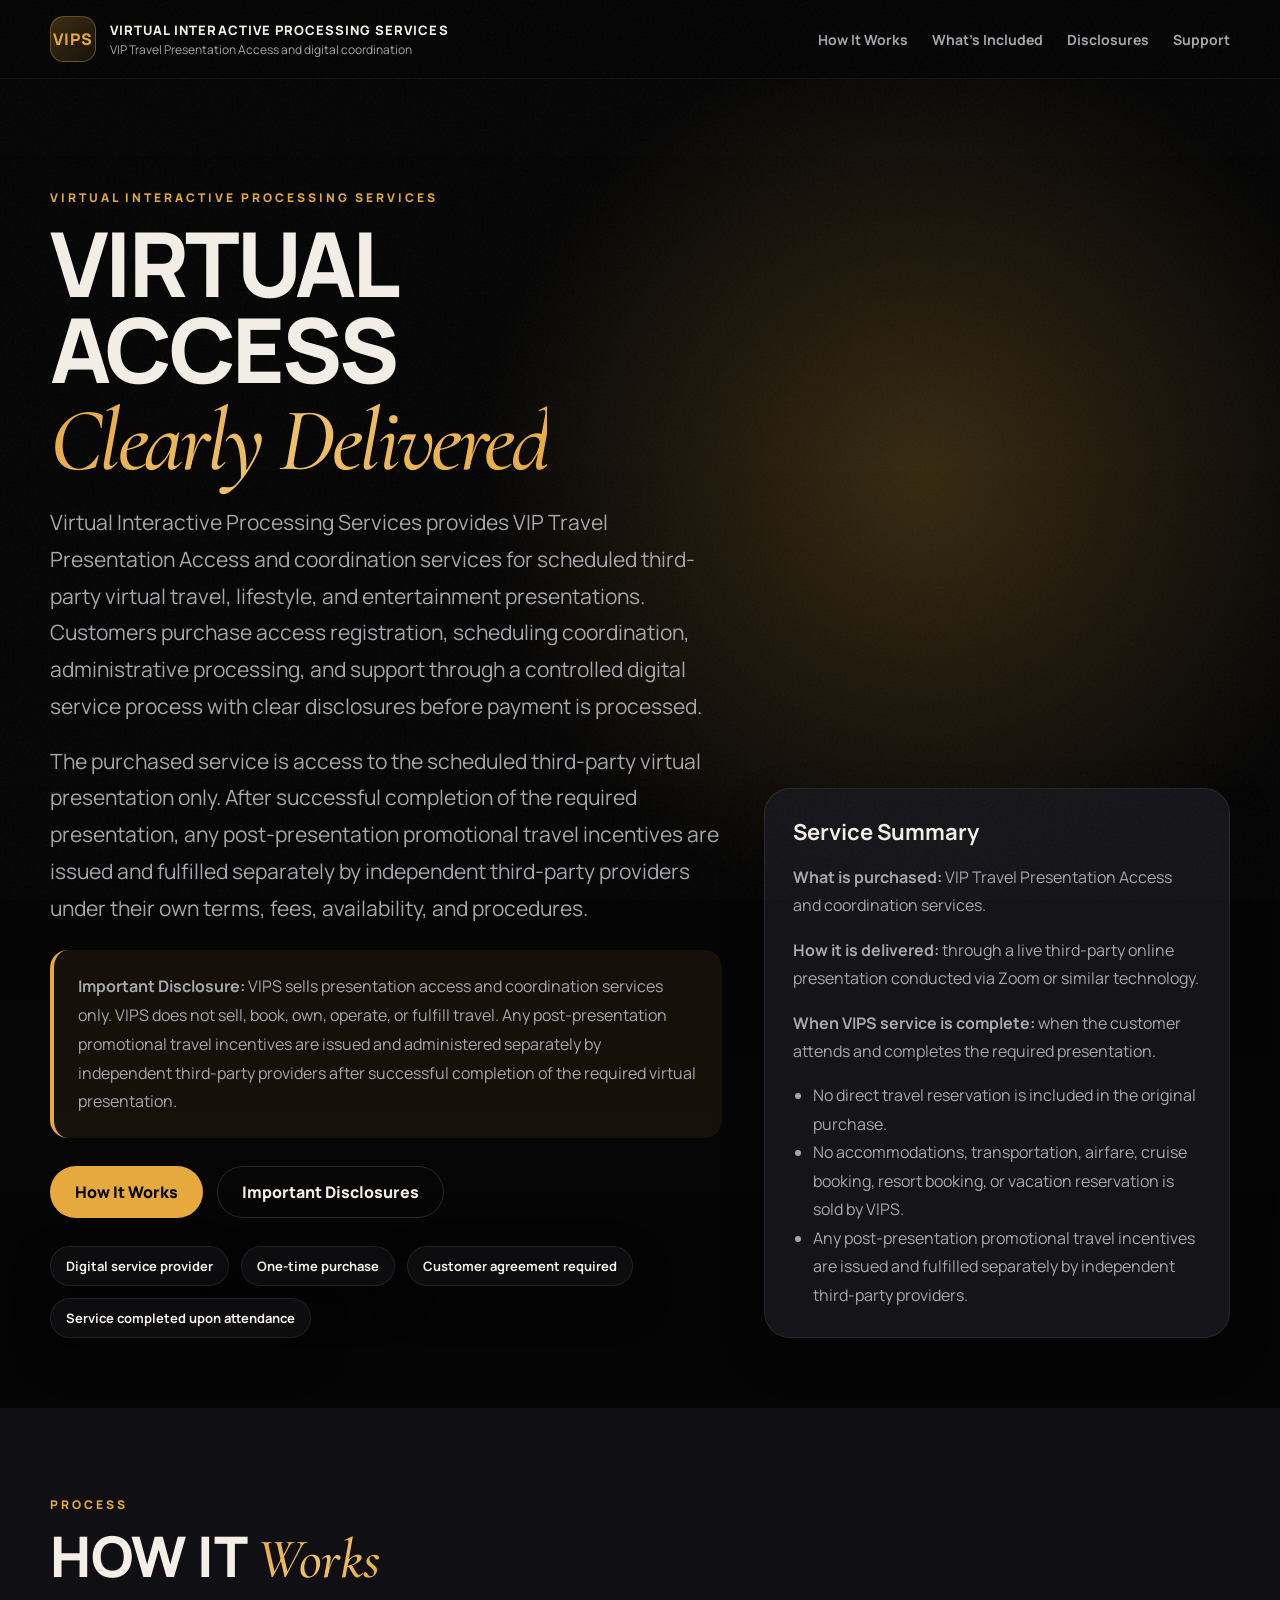
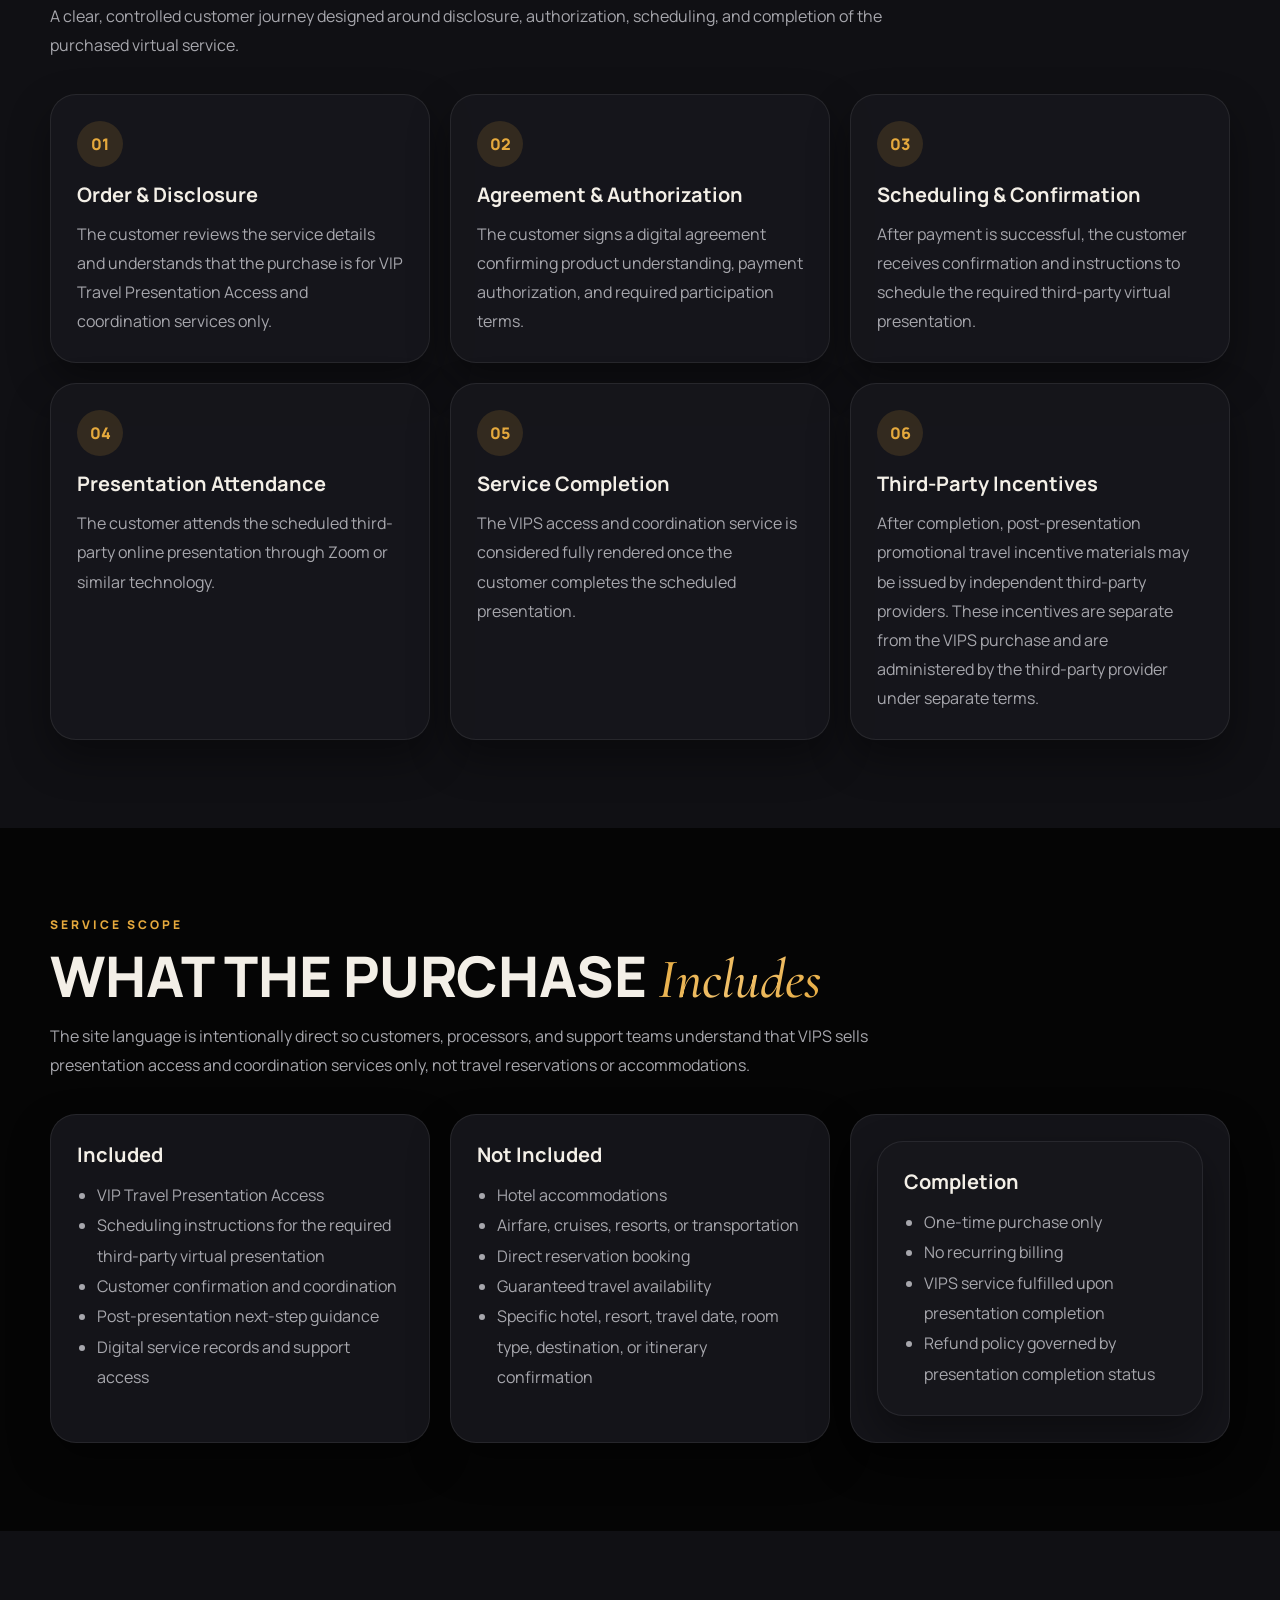
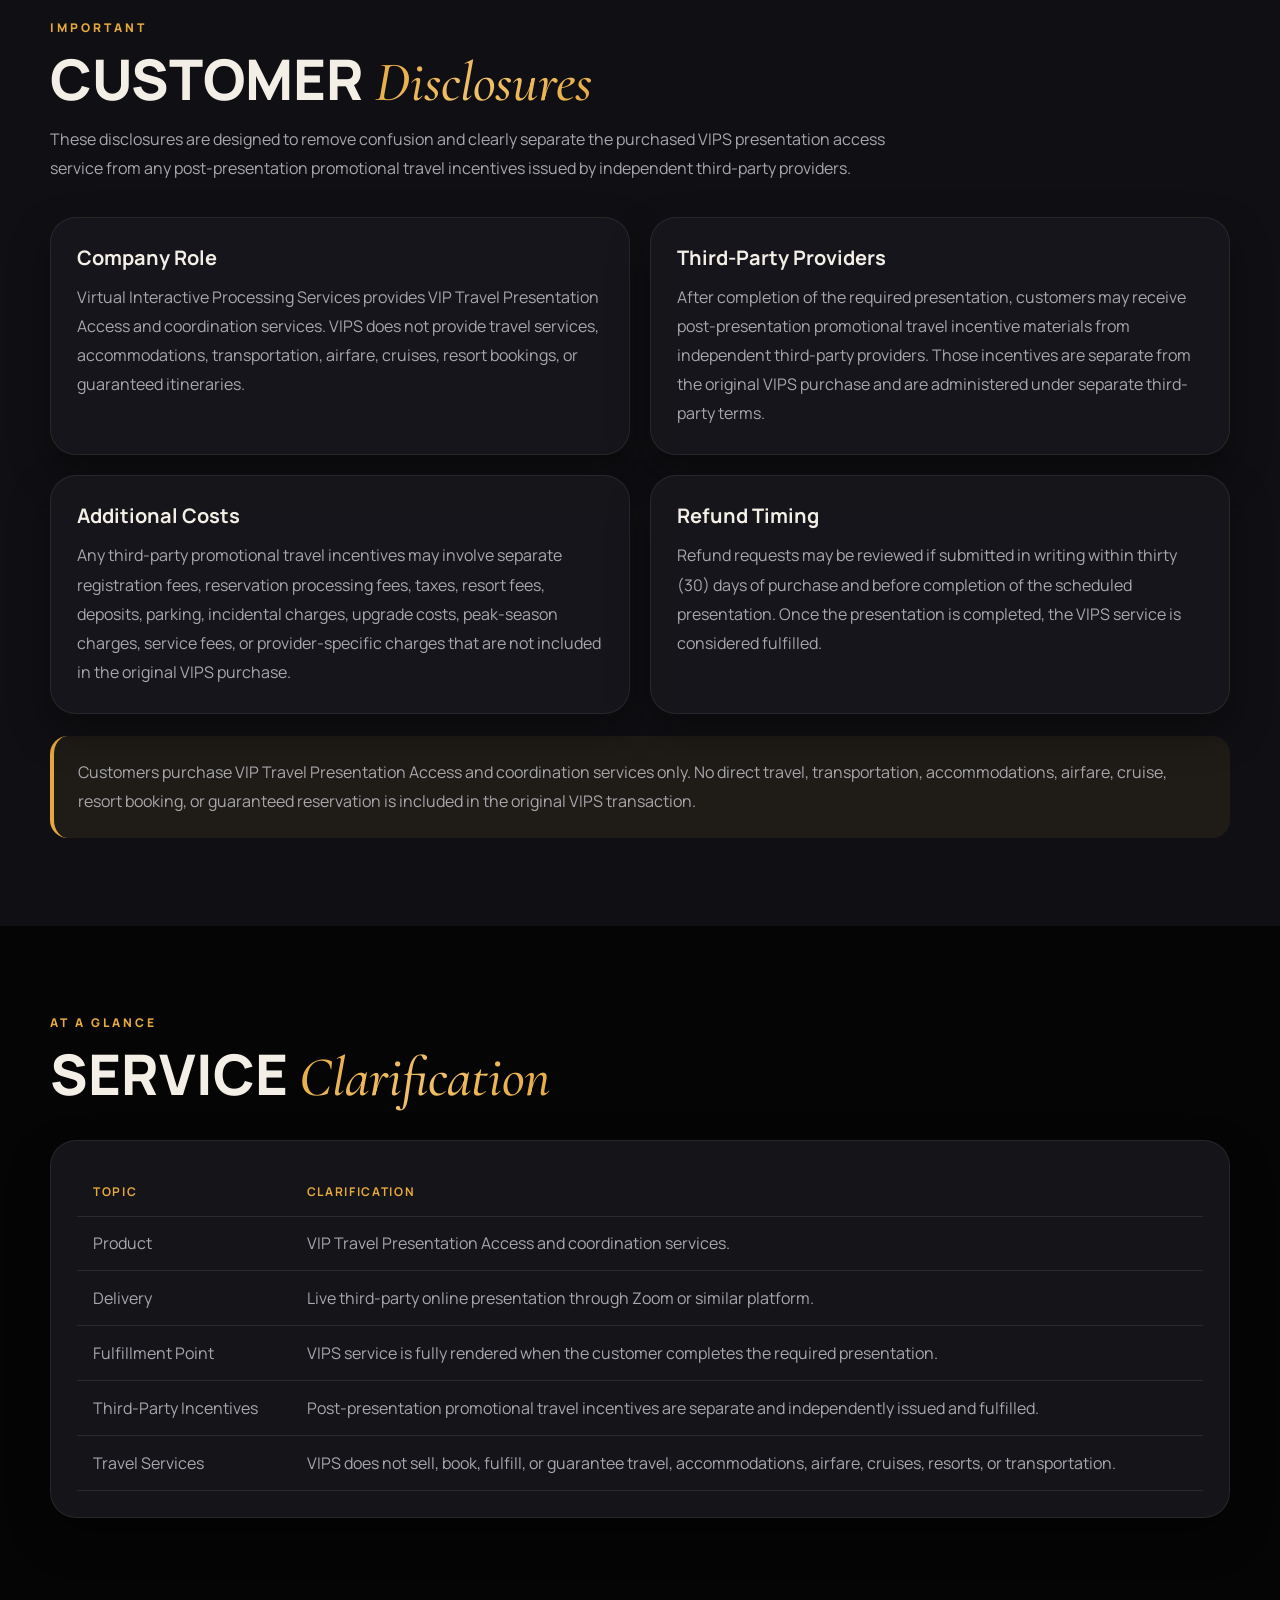
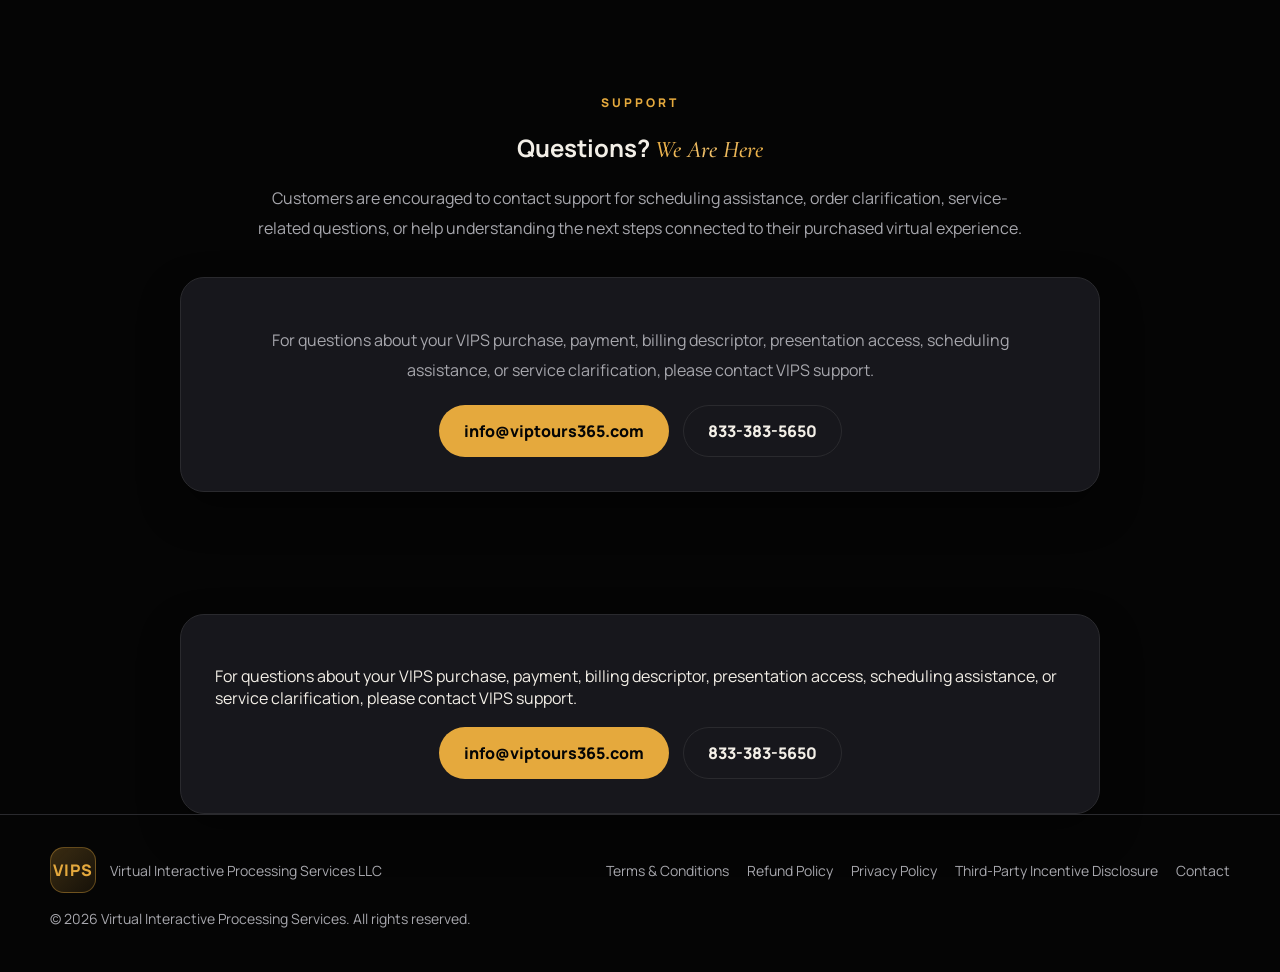
<file: index.html>
<!DOCTYPE html>
<html lang="en">
<head>
  <meta charset="UTF-8" />
  <meta name="viewport" content="width=device-width, initial-scale=1.0" />
  <title>VIPTours365 | VIP Travel Presentation Access & Coordination Services</title>
<meta name="description" content="VIPTours365 provides VIP Travel Presentation Access and coordination services for scheduled third-party virtual travel, lifestyle, and entertainment presentations. VIPS does not sell, book, or fulfill travel accommodations, airfare, cruises, resorts, vacation packages, or reservations." />
  <link rel="preconnect" href="https://fonts.googleapis.com">
  <link rel="preconnect" href="https://fonts.gstatic.com" crossorigin>
  <link href="https://fonts.googleapis.com/css2?family=Cormorant+Garamond:wght@400;500;600;700&family=Manrope:wght@300;400;500;600;700;800&display=swap" rel="stylesheet">
  <style>
    :root {
      --background: #050505;
      --surface: #101014;
      --surface-2: #17171c;
      --surface-3: #202027;
      --primary: #E5A93D;
      --accent-hover: #F0C06A;
      --text-primary: #F3EFE7;
      --text-secondary: #A7A7AD;
      --border: #2A2A2E;
      --success: #6ee7b7;
      --shadow: 0 18px 40px rgba(0,0,0,.38);
    }

    * { box-sizing: border-box; }
    html { scroll-behavior: smooth; }

    body {
      margin: 0;
      font-family: 'Manrope', sans-serif;
      background: var(--background);
      color: var(--text-primary);
      -webkit-font-smoothing: antialiased;
      overflow-x: hidden;
    }

    body::before {
      content: "";
      position: fixed;
      inset: 0;
      pointer-events: none;
      opacity: .035;
      background-image: url("data:image/svg+xml,%3Csvg viewBox='0 0 400 400' xmlns='http://www.w3.org/2000/svg'%3E%3Cfilter id='noiseFilter'%3E%3CfeTurbulence type='fractalNoise' baseFrequency='0.9' numOctaves='4' stitchTiles='stitch'/%3E%3C/filter%3E%3Crect width='100%25' height='100%25' filter='url(%23noiseFilter)'/%3E%3C/svg%3E");
      z-index: 9999;
    }

    a { color: inherit; text-decoration: none; }
    img { max-width: 100%; display: block; }

    .container {
      width: min(1180px, calc(100% - 40px));
      margin: 0 auto;
    }

    .font-elegant { font-family: 'Cormorant Garamond', serif; }

    .text-gold-gradient {
      background: linear-gradient(135deg, #E5A93D 0%, #F0C06A 50%, #E5A93D 100%);
      -webkit-background-clip: text;
      -webkit-text-fill-color: transparent;
      background-clip: text;
    }

    .section-label {
      font-size: 12px;
      text-transform: uppercase;
      letter-spacing: .25em;
      color: var(--primary);
      margin-bottom: 14px;
      font-weight: 800;
    }

    .btn-primary,
    .btn-secondary {
      display: inline-flex;
      align-items: center;
      justify-content: center;
      gap: 10px;
      border-radius: 999px;
      padding: 14px 24px;
      font-weight: 800;
      transition: .25s ease;
      cursor: pointer;
      border: 1px solid transparent;
    }

    .btn-primary { background: var(--primary); color: #050505; }
    .btn-primary:hover { background: var(--accent-hover); transform: translateY(-2px); }
    .btn-secondary { background: transparent; color: var(--text-primary); border-color: var(--border); }
    .btn-secondary:hover { border-color: var(--primary); color: var(--primary); transform: translateY(-2px); }

    .site-header {
      position: sticky;
      top: 0;
      z-index: 1000;
      background: rgba(5,5,5,.82);
      backdrop-filter: blur(20px);
      -webkit-backdrop-filter: blur(20px);
      border-bottom: 1px solid rgba(255,255,255,.06);
    }

    .site-header .container {
      min-height: 78px;
      display: flex;
      align-items: center;
      justify-content: space-between;
      gap: 20px;
    }

    .brand { display: flex; align-items: center; gap: 14px; min-width: 0; }
    .logo-mark {
      width: 46px;
      height: 46px;
      border-radius: 14px;
      display: grid;
      place-items: center;
      background: linear-gradient(135deg, rgba(229,169,61,.24), rgba(229,169,61,.08));
      border: 1px solid rgba(229,169,61,.35);
      color: var(--primary);
      font-weight: 900;
      letter-spacing: .05em;
    }

    .brand-text { display: flex; flex-direction: column; gap: 2px; }
    .brand-title { font-weight: 800; font-size: 13px; letter-spacing: .08em; text-transform: uppercase; }
    .brand-subtitle { color: var(--text-secondary); font-size: 12px; }

    .nav { display: flex; align-items: center; gap: 24px; flex-wrap: wrap; justify-content: flex-end; }
    .nav a { color: var(--text-secondary); font-weight: 700; font-size: 14px; transition: color .2s ease; }
    .nav a:hover { color: var(--primary); }

    .hero {
      position: relative;
      min-height: 92svh;
      display: flex;
      align-items: center;
      padding: 110px 0 70px;
      background:
        radial-gradient(circle at 72% 30%, rgba(229,169,61,.22), transparent 34%),
        linear-gradient(to bottom, rgba(5,5,5,.25) 0%, rgba(5,5,5,.74) 58%, rgba(5,5,5,1) 100%),
        url('https://images.unsplash.com/photo-1587825140708-dfaf72ae4b04?auto=format&fit=crop&w=1800&q=80') center/cover no-repeat;
    }

    .hero-grid { display: grid; grid-template-columns: 1.24fr .86fr; gap: 42px; align-items: end; }

    .hero-copy h1 {
      margin: 0 0 20px;
      font-size: clamp(46px, 7vw, 92px);
      line-height: .96;
      text-transform: uppercase;
      font-weight: 900;
      letter-spacing: -.04em;
    }

    .hero-copy p {
      color: var(--text-secondary);
      font-size: clamp(17px, 2vw, 21px);
      line-height: 1.75;
      max-width: 790px;
      margin: 0 0 18px;
    }

    .hero-actions { display: flex; flex-wrap: wrap; gap: 14px; margin: 28px 0; }

    .trust-row { display: flex; flex-wrap: wrap; gap: 12px; margin: 24px 0 0; }
    .trust-pill {
      padding: 10px 15px;
      border-radius: 999px;
      border: 1px solid rgba(255,255,255,.08);
      background: rgba(16,16,20,.82);
      color: var(--text-primary);
      font-size: 13px;
      font-weight: 700;
      box-shadow: var(--shadow);
    }

    .hero-card,
    .info-card,
    .process-card,
    .faq-item,
    .notice-card {
      background: rgba(23,23,28,.9);
      border: 1px solid rgba(255,255,255,.08);
      border-radius: 26px;
      box-shadow: var(--shadow);
    }

    .hero-card { padding: 28px; }
    .hero-card h3 { margin: 0 0 14px; font-size: 22px; }
    .hero-card p, .hero-card li { color: var(--text-secondary); line-height: 1.78; }
    .hero-card ul { margin: 0; padding-left: 20px; }

    section { padding: 88px 0; }
    .section-head { margin-bottom: 34px; }
    .section-head h2 {
      margin: 0;
      font-size: clamp(34px, 5vw, 56px);
      line-height: 1.02;
      font-weight: 900;
      text-transform: uppercase;
    }
    .section-head p { color: var(--text-secondary); max-width: 840px; line-height: 1.8; margin-top: 14px; }

    .grid-3 { display: grid; grid-template-columns: repeat(3, 1fr); gap: 20px; }
    .grid-2 { display: grid; grid-template-columns: repeat(2, 1fr); gap: 20px; }
    .info-card, .process-card, .faq-item, .notice-card { padding: 26px; }
    .info-card h3, .process-card h3, .faq-item h3, .notice-card h3 { margin: 0 0 12px; font-size: 20px; }
    .info-card p, .process-card p, .faq-item p, .notice-card p { margin: 0; color: var(--text-secondary); line-height: 1.82; }

    .process-number {
      width: 46px;
      height: 46px;
      border-radius: 50%;
      display: inline-flex;
      align-items: center;
      justify-content: center;
      background: rgba(229,169,61,.14);
      color: var(--primary);
      font-weight: 900;
      margin-bottom: 14px;
    }

    .included-list { margin: 0; padding-left: 20px; color: var(--text-secondary); line-height: 1.9; }
    .included-list strong { color: var(--text-primary); }

    .featured { background: var(--surface); }

    .statement {
      border-left: 4px solid var(--primary);
      background: rgba(229,169,61,.07);
      padding: 22px 24px;
      border-radius: 18px;
      color: var(--text-secondary);
      line-height: 1.8;
    }

    .table-wrap { overflow-x: auto; }
    table { width: 100%; border-collapse: collapse; min-width: 620px; }
    th, td { padding: 16px; border-bottom: 1px solid var(--border); text-align: left; }
    th { color: var(--primary); font-size: 12px; text-transform: uppercase; letter-spacing: .14em; }
    td { color: var(--text-secondary); }

    .contact { text-align: center; }
    .contact-panel {
      max-width: 920px;
      margin: 34px auto 0;
      background: var(--surface-2);
      border: 1px solid var(--border);
      border-radius: 24px;
      padding: 34px;
      box-shadow: var(--shadow);
    }
    .contact p { color: var(--text-secondary); max-width: 780px; margin: 14px auto 20px; line-height: 1.85; }
    .contact-actions { display: flex; flex-wrap: wrap; justify-content: center; gap: 14px; margin-top: 18px; }

    .site-footer { padding: 32px 0 44px; border-top: 1px solid var(--border); }
    .footer-row { display: flex; align-items: center; justify-content: space-between; gap: 16px; flex-wrap: wrap; }
    .footer-row p, .footer-row span { color: var(--text-secondary); font-size: 14px; margin: 0; }

    @media (max-width: 1024px) {
      .hero-grid, .grid-3, .grid-2 { grid-template-columns: 1fr; }
      .nav { gap: 16px; }
    }

    @media (max-width: 720px) {
      .site-header .container { padding-top: 12px; padding-bottom: 12px; align-items: flex-start; flex-direction: column; }
      .nav { width: 100%; justify-content: flex-start; }
      .hero { padding-top: 150px; }
      .contact-actions { flex-direction: column; }
      .contact-actions a { width: 100%; }
    }
  </style>
</head>
<body>
  <header class="site-header">
    <div class="container">
      <a href="#top" class="brand">
        <div class="logo-mark">VIPS</div>
        <div class="brand-text">
          <div class="brand-title">Virtual Interactive Processing Services</div>
          <div class="brand-subtitle">VIP Travel Presentation Access and digital coordination</div>
        </div>
      </a>
      <nav class="nav">
        <a href="#how-it-works">How It Works</a>
        <a href="#service">What’s Included</a>
        <a href="#disclosures">Disclosures</a>
        <a href="#support">Support</a>
      </nav>
    </div>
  </header>

  <main id="top">
    <section class="hero">
      <div class="container hero-grid">
        <div class="hero-copy">
          <div class="section-label">Virtual Interactive Processing Services</div>
          <h1>
            <span>Virtual Access</span><br>
            <span class="font-elegant text-gold-gradient" style="text-transform:none; font-weight:500; font-style:italic;">Clearly Delivered</span>
          </h1>
          <p>
            Virtual Interactive Processing Services provides VIP Travel Presentation Access and coordination services for scheduled third-party virtual travel, lifestyle, and entertainment presentations. Customers purchase access registration, scheduling coordination, administrative processing, and support through a controlled digital service process with clear disclosures before payment is processed.
          </p>
          <p>
  The purchased service is access to the scheduled third-party virtual presentation only. After successful completion of the required presentation, any post-presentation promotional travel incentives are issued and fulfilled separately by independent third-party providers under their own terms, fees, availability, and procedures.
</p>

<div class="statement" style="margin: 24px 0 0; max-width: 790px;">
  <strong>Important Disclosure:</strong> VIPS sells presentation access and coordination services only. VIPS does not sell, book, own, operate, or fulfill travel. Any post-presentation promotional travel incentives are issued and administered separately by independent third-party providers after successful completion of the required virtual presentation.
</div>

<div class="hero-actions">
  <a class="btn-primary" href="#how-it-works">How It Works</a>
  <a class="btn-secondary" href="#disclosures">Important Disclosures</a>
</div>
          <div class="trust-row">
            <div class="trust-pill">Digital service provider</div>
            <div class="trust-pill">One-time purchase</div>
            <div class="trust-pill">Customer agreement required</div>
            <div class="trust-pill">Service completed upon attendance</div>
          </div>
        </div>

        <aside class="hero-card">
  <h3>Service Summary</h3>
  <p><strong>What is purchased:</strong> VIP Travel Presentation Access and coordination services.</p>
  <p><strong>How it is delivered:</strong> through a live third-party online presentation conducted via Zoom or similar technology.</p>
  <p><strong>When VIPS service is complete:</strong> when the customer attends and completes the required presentation.</p>
  <ul>
    <li>No direct travel reservation is included in the original purchase.</li>
    <li>No accommodations, transportation, airfare, cruise booking, resort booking, or vacation reservation is sold by VIPS.</li>
    <li>Any post-presentation promotional travel incentives are issued and fulfilled separately by independent third-party providers.</li>
  </ul>
</aside>
      </div>
    </section>

    <section id="how-it-works" class="featured">
      <div class="container">
        <div class="section-head">
          <div class="section-label">Process</div>
          <h2>How It <span class="font-elegant text-gold-gradient" style="text-transform:none; font-weight:500; font-style:italic;">Works</span></h2>
          <p>A clear, controlled customer journey designed around disclosure, authorization, scheduling, and completion of the purchased virtual service.</p>
        </div>
        <div class="grid-3">
          <article class="process-card">
  <div class="process-number">01</div>
  <h3>Order & Disclosure</h3>
  <p>The customer reviews the service details and understands that the purchase is for VIP Travel Presentation Access and coordination services only.</p>
</article>
          <article class="process-card">
            <div class="process-number">02</div>
            <h3>Agreement & Authorization</h3>
            <p>The customer signs a digital agreement confirming product understanding, payment authorization, and required participation terms.</p>
          </article>
          <article class="process-card">
  <div class="process-number">03</div>
  <h3>Scheduling & Confirmation</h3>
  <p>After payment is successful, the customer receives confirmation and instructions to schedule the required third-party virtual presentation.</p>
</article>
          <article class="process-card">
  <div class="process-number">04</div>
  <h3>Presentation Attendance</h3>
  <p>The customer attends the scheduled third-party online presentation through Zoom or similar technology.</p>
</article>
          <article class="process-card">
  <div class="process-number">05</div>
  <h3>Service Completion</h3>
  <p>The VIPS access and coordination service is considered fully rendered once the customer completes the scheduled presentation.</p>
</article>
          <article class="process-card">
  <div class="process-number">06</div>
  <h3>Third-Party Incentives</h3>
  <p>After completion, post-presentation promotional travel incentive materials may be issued by independent third-party providers. These incentives are separate from the VIPS purchase and are administered by the third-party provider under separate terms.</p>
</article>
        </div>
      </div>
    </section>

    <section id="service">
      <div class="container">
        <div class="section-head">
          <div class="section-label">Service Scope</div>
          <h2>What the Purchase <span class="font-elegant text-gold-gradient" style="text-transform:none; font-weight:500; font-style:italic;">Includes</span></h2>
          <p>The site language is intentionally direct so customers, processors, and support teams understand that VIPS sells presentation access and coordination services only, not travel reservations or accommodations.</p>
        </div>
        <div class="grid-3">
          <div class="info-card">
  <h3>Included</h3>
  <ul class="included-list">
    <li>VIP Travel Presentation Access</li>
    <li>Scheduling instructions for the required third-party virtual presentation</li>
    <li>Customer confirmation and coordination</li>
    <li>Post-presentation next-step guidance</li>
    <li>Digital service records and support access</li>
  </ul>
</div>
          <div class="info-card">
  <h3>Not Included</h3>
  <ul class="included-list">
    <li>Hotel accommodations</li>
    <li>Airfare, cruises, resorts, or transportation</li>
    <li>Direct reservation booking</li>
    <li>Guaranteed travel availability</li>
    <li>Specific hotel, resort, travel date, room type, destination, or itinerary confirmation</li>
  </ul>
</div>
          <div class="info-card">
            <div class="info-card">
  <h3>Completion</h3>
  <ul class="included-list">
    <li>One-time purchase only</li>
    <li>No recurring billing</li>
    <li>VIPS service fulfilled upon presentation completion</li>
    <li>Refund policy governed by presentation completion status</li>
  </ul>
</div>
        </div>
      </div>
    </section>

    <section id="disclosures" class="featured">
      <div class="container">
        <div class="section-head">
          <div class="section-label">Important</div>
          <h2>Customer <span class="font-elegant text-gold-gradient" style="text-transform:none; font-weight:500; font-style:italic;">Disclosures</span></h2>
          <p>These disclosures are designed to remove confusion and clearly separate the purchased VIPS presentation access service from any post-presentation promotional travel incentives issued by independent third-party providers.</p>
        </div>
        <div class="grid-2">
          <div class="notice-card">
  <h3>Company Role</h3>
  <p>Virtual Interactive Processing Services provides VIP Travel Presentation Access and coordination services. VIPS does not provide travel services, accommodations, transportation, airfare, cruises, resort bookings, or guaranteed itineraries.</p>
</div>
         <div class="notice-card">
  <h3>Third-Party Providers</h3>
  <p>After completion of the required presentation, customers may receive post-presentation promotional travel incentive materials from independent third-party providers. Those incentives are separate from the original VIPS purchase and are administered under separate third-party terms.</p>
</div>
          <div class="notice-card">
  <h3>Additional Costs</h3>
  <p>Any third-party promotional travel incentives may involve separate registration fees, reservation processing fees, taxes, resort fees, deposits, parking, incidental charges, upgrade costs, peak-season charges, service fees, or provider-specific charges that are not included in the original VIPS purchase.</p>
</div>
          <div class="notice-card">
  <h3>Refund Timing</h3>
  <p>Refund requests may be reviewed if submitted in writing within thirty (30) days of purchase and before completion of the scheduled presentation. Once the presentation is completed, the VIPS service is considered fulfilled.</p>
</div>
        </div>
        <div style="margin-top:22px" class="statement">
          Customers purchase VIP Travel Presentation Access and coordination services only. No direct travel, transportation, accommodations, airfare, cruise, resort booking, or guaranteed reservation is included in the original VIPS transaction.
        </div>
      </div>
    </section>

    <section>
      <div class="container">
        <div class="section-head">
          <div class="section-label">At a Glance</div>
          <h2>Service <span class="font-elegant text-gold-gradient" style="text-transform:none; font-weight:500; font-style:italic;">Clarification</span></h2>
        </div>
        <div class="info-card table-wrap">
          <table>
            <thead>
              <tr>
                <th>Topic</th>
                <th>Clarification</th>
              </tr>
            </thead>
            <tbody>
              <tr>
                <tbody>
  <tr>
    <td>Product</td>
    <td>VIP Travel Presentation Access and coordination services.</td>
  </tr>
  <tr>
    <td>Delivery</td>
    <td>Live third-party online presentation through Zoom or similar platform.</td>
  </tr>
  <tr>
    <td>Fulfillment Point</td>
    <td>VIPS service is fully rendered when the customer completes the required presentation.</td>
  </tr>
  <tr>
    <td>Third-Party Incentives</td>
    <td>Post-presentation promotional travel incentives are separate and independently issued and fulfilled.</td>
  </tr>
  <tr>
    <td>Travel Services</td>
    <td>VIPS does not sell, book, fulfill, or guarantee travel, accommodations, airfare, cruises, resorts, or transportation.</td>
  </tr>
</tbody>
          </table>
        </div>
      </div>
    </section>

    <section id="support" class="contact">
      <div class="container">
        <div class="section-label">Support</div>
        <h2>Questions? <span class="font-elegant text-gold-gradient" style="text-transform:none; font-weight:500; font-style:italic;">We Are Here</span></h2>
        <p>Customers are encouraged to contact support for scheduling assistance, order clarification, service-related questions, or help understanding the next steps connected to their purchased virtual experience.</p>
        <div class="contact-panel">
  <p>For questions about your VIPS purchase, payment, billing descriptor, presentation access, scheduling assistance, or service clarification, please contact VIPS support.</p>
  <div class="contact-actions">
    <a class="btn-primary" href="mailto:info@viptours365.com">info@viptours365.com</a>
    <a class="btn-secondary" href="tel:8333835650">833-383-5650</a>
  </div>
</div>
        </div>
      </div>
    </section>
  </main>

          <div class="contact-panel">
          <p>For questions about your VIPS purchase, payment, billing descriptor, presentation access, scheduling assistance, or service clarification, please contact VIPS support.</p>
          <div class="contact-actions">
            <a class="btn-primary" href="mailto:info@viptours365.com">info@viptours365.com</a>
            <a class="btn-secondary" href="tel:8333835650">833-383-5650</a>
          </div>
        </div>
      </div>
    </section>
  </main>

  <footer class="site-footer">
    <div class="container footer-row">
      <div class="brand">
        <div class="logo-mark">VIPS</div>
        <span>Virtual Interactive Processing Services LLC</span>
      </div>

      <div style="display:flex; gap:18px; flex-wrap:wrap; justify-content:center;">
        <a href="/terms.html" style="color:var(--text-secondary); font-size:14px;">Terms & Conditions</a>
        <a href="/refund-policy.html" style="color:var(--text-secondary); font-size:14px;">Refund Policy</a>
        <a href="/privacy-policy.html" style="color:var(--text-secondary); font-size:14px;">Privacy Policy</a>
        <a href="/third-party-disclosure.html" style="color:var(--text-secondary); font-size:14px;">Third-Party Incentive Disclosure</a>
        <a href="/contact.html" style="color:var(--text-secondary); font-size:14px;">Contact</a>
      </div>

      <p>© 2026 Virtual Interactive Processing Services. All rights reserved.</p>
    </div>
  </footer>
</body>
</html>
</file>
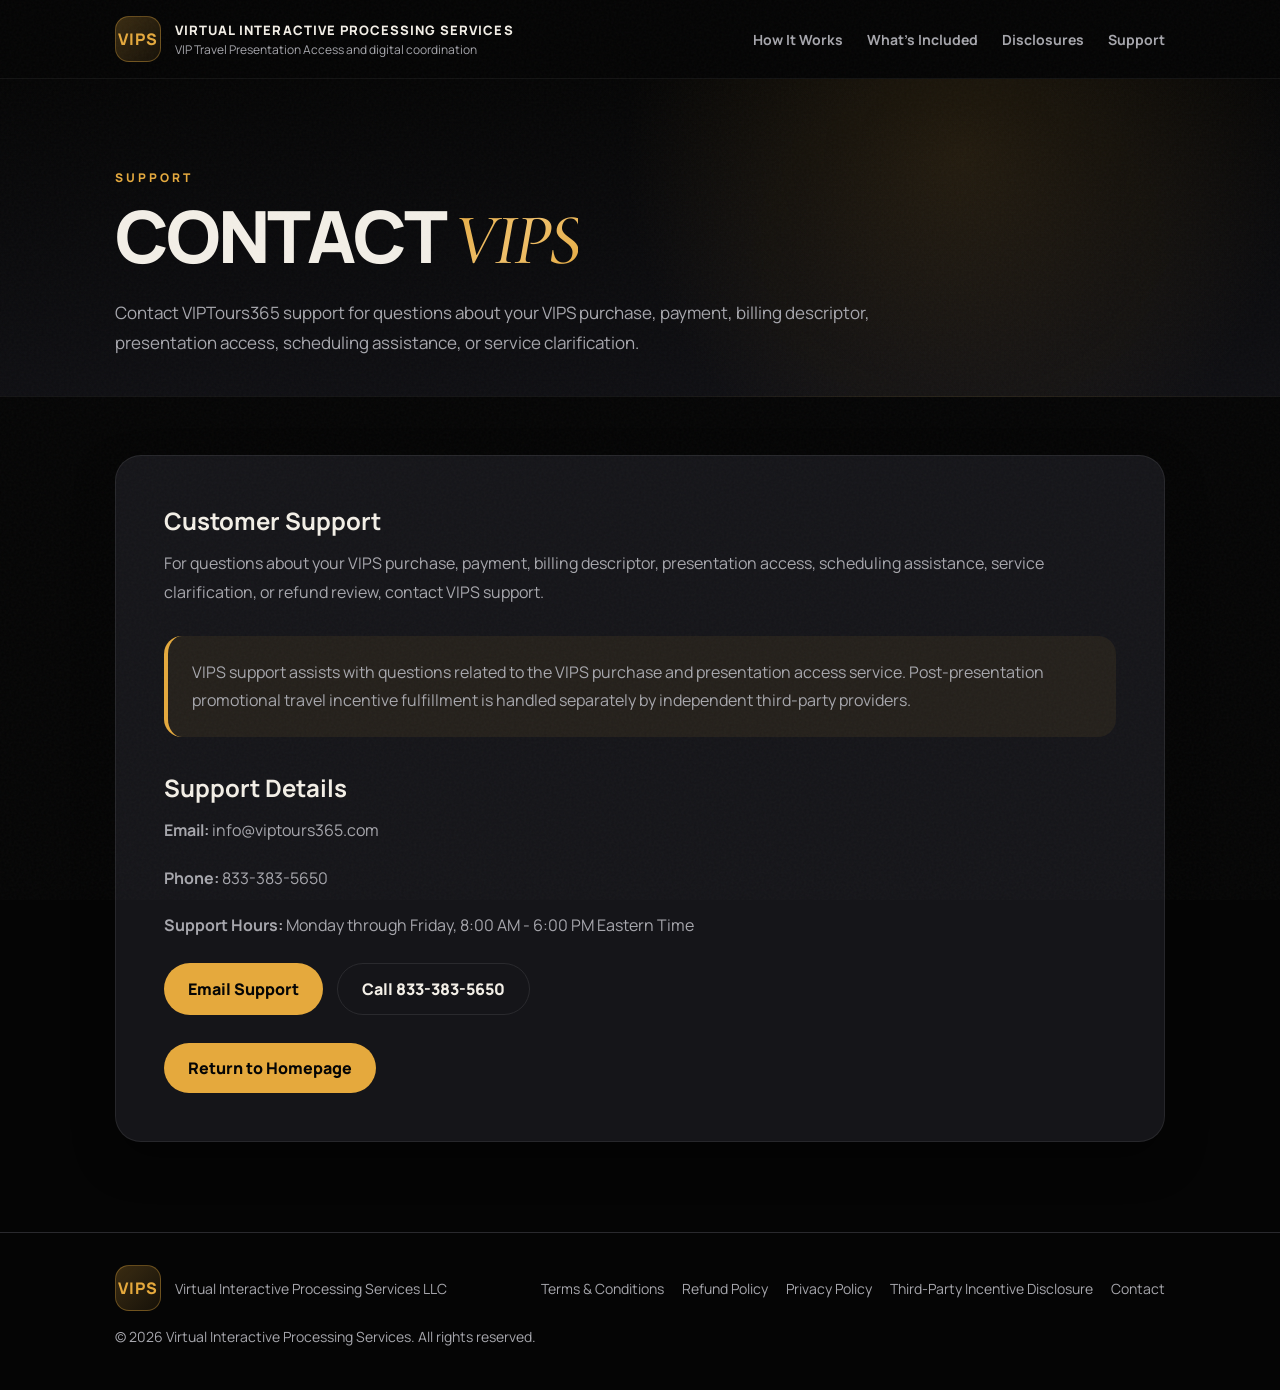
<file: contact.html>
<!DOCTYPE html>
<html lang="en">
<head>
  <meta charset="UTF-8" />
  <meta name="viewport" content="width=device-width, initial-scale=1.0" />
  <title>Contact | VIPTours365</title>
  <meta name="description" content="Contact VIPTours365 support for VIP Travel Presentation Access, billing descriptor, scheduling assistance, and service clarification." />

  <link rel="preconnect" href="https://fonts.googleapis.com">
  <link rel="preconnect" href="https://fonts.gstatic.com" crossorigin>
  <link href="https://fonts.googleapis.com/css2?family=Cormorant+Garamond:wght@400;500;600;700&family=Manrope:wght@300;400;500;600;700;800&display=swap" rel="stylesheet">

  <style>
    :root {
      --background: #050505;
      --surface: #101014;
      --surface-2: #17171c;
      --primary: #E5A93D;
      --accent-hover: #F0C06A;
      --text-primary: #F3EFE7;
      --text-secondary: #A7A7AD;
      --border: #2A2A2E;
      --shadow: 0 18px 40px rgba(0,0,0,.38);
    }

    * { box-sizing: border-box; }
    html { scroll-behavior: smooth; }

    body {
      margin: 0;
      font-family: 'Manrope', sans-serif;
      background: var(--background);
      color: var(--text-primary);
      -webkit-font-smoothing: antialiased;
    }

    body::before {
      content: "";
      position: fixed;
      inset: 0;
      pointer-events: none;
      opacity: .035;
      background-image: url("data:image/svg+xml,%3Csvg viewBox='0 0 400 400' xmlns='http://www.w3.org/2000/svg'%3E%3Cfilter id='noiseFilter'%3E%3CfeTurbulence type='fractalNoise' baseFrequency='0.9' numOctaves='4' stitchTiles='stitch'/%3E%3C/filter%3E%3Crect width='100%25' height='100%25' filter='url(%23noiseFilter)'/%3E%3C/svg%3E");
      z-index: 9999;
    }

    a { color: inherit; text-decoration: none; }

    .container {
      width: min(1050px, calc(100% - 40px));
      margin: 0 auto;
    }

    .font-elegant { font-family: 'Cormorant Garamond', serif; }

    .text-gold-gradient {
      background: linear-gradient(135deg, #E5A93D 0%, #F0C06A 50%, #E5A93D 100%);
      -webkit-background-clip: text;
      -webkit-text-fill-color: transparent;
      background-clip: text;
    }

    .site-header {
      position: sticky;
      top: 0;
      z-index: 1000;
      background: rgba(5,5,5,.86);
      backdrop-filter: blur(20px);
      -webkit-backdrop-filter: blur(20px);
      border-bottom: 1px solid rgba(255,255,255,.06);
    }

    .site-header .container {
      min-height: 78px;
      display: flex;
      align-items: center;
      justify-content: space-between;
      gap: 20px;
    }

    .brand {
      display: flex;
      align-items: center;
      gap: 14px;
      min-width: 0;
    }

    .logo-mark {
      width: 46px;
      height: 46px;
      border-radius: 14px;
      display: grid;
      place-items: center;
      background: linear-gradient(135deg, rgba(229,169,61,.24), rgba(229,169,61,.08));
      border: 1px solid rgba(229,169,61,.35);
      color: var(--primary);
      font-weight: 900;
      letter-spacing: .05em;
    }

    .brand-text {
      display: flex;
      flex-direction: column;
      gap: 2px;
    }

    .brand-title {
      font-weight: 800;
      font-size: 13px;
      letter-spacing: .08em;
      text-transform: uppercase;
    }

    .brand-subtitle {
      color: var(--text-secondary);
      font-size: 12px;
    }

    .nav {
      display: flex;
      align-items: center;
      gap: 24px;
      flex-wrap: wrap;
      justify-content: flex-end;
    }

    .nav a {
      color: var(--text-secondary);
      font-weight: 700;
      font-size: 14px;
      transition: color .2s ease;
    }

    .nav a:hover { color: var(--primary); }

    .page-hero {
      padding: 90px 0 38px;
      background:
        radial-gradient(circle at 75% 25%, rgba(229,169,61,.12), transparent 34%),
        linear-gradient(to bottom, rgba(5,5,5,1), rgba(16,16,20,.92));
      border-bottom: 1px solid rgba(255,255,255,.06);
    }

    .section-label {
      font-size: 12px;
      text-transform: uppercase;
      letter-spacing: .25em;
      color: var(--primary);
      margin-bottom: 14px;
      font-weight: 800;
    }

    h1 {
      margin: 0;
      font-size: clamp(42px, 6vw, 72px);
      line-height: 1;
      text-transform: uppercase;
      font-weight: 900;
      letter-spacing: -.04em;
    }

    .page-hero p {
      color: var(--text-secondary);
      max-width: 760px;
      font-size: 17px;
      line-height: 1.75;
      margin: 22px 0 0;
    }

    .content-section { padding: 58px 0 90px; }

    .content-card {
      background: rgba(23,23,28,.92);
      border: 1px solid rgba(255,255,255,.08);
      border-radius: 26px;
      box-shadow: var(--shadow);
      padding: clamp(26px, 4vw, 48px);
    }

    .content-card h2 {
      margin: 34px 0 12px;
      font-size: 24px;
      color: var(--text-primary);
    }

    .content-card h2:first-child { margin-top: 0; }

    .content-card p {
      color: var(--text-secondary);
      line-height: 1.85;
      margin: 0 0 18px;
      font-size: 16px;
    }

    .notice {
      border-left: 4px solid var(--primary);
      background: rgba(229,169,61,.07);
      padding: 22px 24px;
      border-radius: 18px;
      color: var(--text-secondary);
      line-height: 1.8;
      margin: 28px 0;
    }

    .contact-actions {
      display: flex;
      flex-wrap: wrap;
      gap: 14px;
      margin-top: 22px;
    }

    .btn-primary,
    .btn-secondary {
      display: inline-flex;
      align-items: center;
      justify-content: center;
      border-radius: 999px;
      padding: 14px 24px;
      font-weight: 800;
      transition: .25s ease;
      cursor: pointer;
    }

    .btn-primary {
      background: var(--primary);
      color: #050505;
    }

    .btn-primary:hover {
      background: var(--accent-hover);
      transform: translateY(-2px);
    }

    .btn-secondary {
      background: transparent;
      color: var(--text-primary);
      border: 1px solid var(--border);
    }

    .btn-secondary:hover {
      border-color: var(--primary);
      color: var(--primary);
      transform: translateY(-2px);
    }

    .site-footer {
      padding: 32px 0 44px;
      border-top: 1px solid var(--border);
      background: #050505;
    }

    .footer-row {
      display: flex;
      align-items: center;
      justify-content: space-between;
      gap: 16px;
      flex-wrap: wrap;
    }

    .footer-row p,
    .footer-row span {
      color: var(--text-secondary);
      font-size: 14px;
      margin: 0;
    }

    .footer-links {
      display: flex;
      gap: 18px;
      flex-wrap: wrap;
      justify-content: center;
    }

    .footer-links a {
      color: var(--text-secondary);
      font-size: 14px;
      transition: color .2s ease;
    }

    .footer-links a:hover { color: var(--primary); }

    @media (max-width: 720px) {
      .site-header .container {
        padding-top: 12px;
        padding-bottom: 12px;
        align-items: flex-start;
        flex-direction: column;
      }

      .nav {
        width: 100%;
        justify-content: flex-start;
      }

      .footer-row {
        align-items: flex-start;
        flex-direction: column;
      }

      .contact-actions a {
        width: 100%;
      }
    }
  </style>
</head>

<body>
  <header class="site-header">
    <div class="container">
      <a href="/index.html" class="brand">
        <div class="logo-mark">VIPS</div>
        <div class="brand-text">
          <div class="brand-title">Virtual Interactive Processing Services</div>
          <div class="brand-subtitle">VIP Travel Presentation Access and digital coordination</div>
        </div>
      </a>

      <nav class="nav">
        <a href="/index.html#how-it-works">How It Works</a>
        <a href="/index.html#service">What’s Included</a>
        <a href="/index.html#disclosures">Disclosures</a>
        <a href="/index.html#support">Support</a>
      </nav>
    </div>
  </header>

  <main>
    <section class="page-hero">
      <div class="container">
        <div class="section-label">Support</div>
        <h1>Contact <span class="font-elegant text-gold-gradient" style="text-transform:none; font-weight:500; font-style:italic;">VIPS</span></h1>
        <p>
          Contact VIPTours365 support for questions about your VIPS purchase, payment, billing descriptor, presentation access, scheduling assistance, or service clarification.
        </p>
      </div>
    </section>

    <section class="content-section">
      <div class="container">
        <div class="content-card">
          <h2>Customer Support</h2>
          <p>
            For questions about your VIPS purchase, payment, billing descriptor, presentation access, scheduling assistance, service clarification, or refund review, contact VIPS support.
          </p>

          <div class="notice">
            VIPS support assists with questions related to the VIPS purchase and presentation access service. Post-presentation promotional travel incentive fulfillment is handled separately by independent third-party providers.
          </div>

          <h2>Support Details</h2>
          <p><strong>Email:</strong> info@viptours365.com</p>
          <p><strong>Phone:</strong> 833-383-5650</p>
          <p><strong>Support Hours:</strong> Monday through Friday, 8:00 AM - 6:00 PM Eastern Time</p>

          <div class="contact-actions">
            <a class="btn-primary" href="mailto:info@viptours365.com">Email Support</a>
            <a class="btn-secondary" href="tel:8333835650">Call 833-383-5650</a>
          </div>

          <a class="btn-primary" href="/index.html" style="margin-top:28px;">Return to Homepage</a>
        </div>
      </div>
    </section>
  </main>

  <footer class="site-footer">
    <div class="container footer-row">
      <div class="brand">
        <div class="logo-mark">VIPS</div>
        <span>Virtual Interactive Processing Services LLC</span>
      </div>

      <div class="footer-links">
        <a href="/terms.html">Terms & Conditions</a>
        <a href="/refund-policy.html">Refund Policy</a>
        <a href="/privacy-policy.html">Privacy Policy</a>
        <a href="/third-party-disclosure.html">Third-Party Incentive Disclosure</a>
        <a href="/contact.html">Contact</a>
      </div>

      <p>© 2026 Virtual Interactive Processing Services. All rights reserved.</p>
    </div>
  </footer>
</body>
</html>
</file>
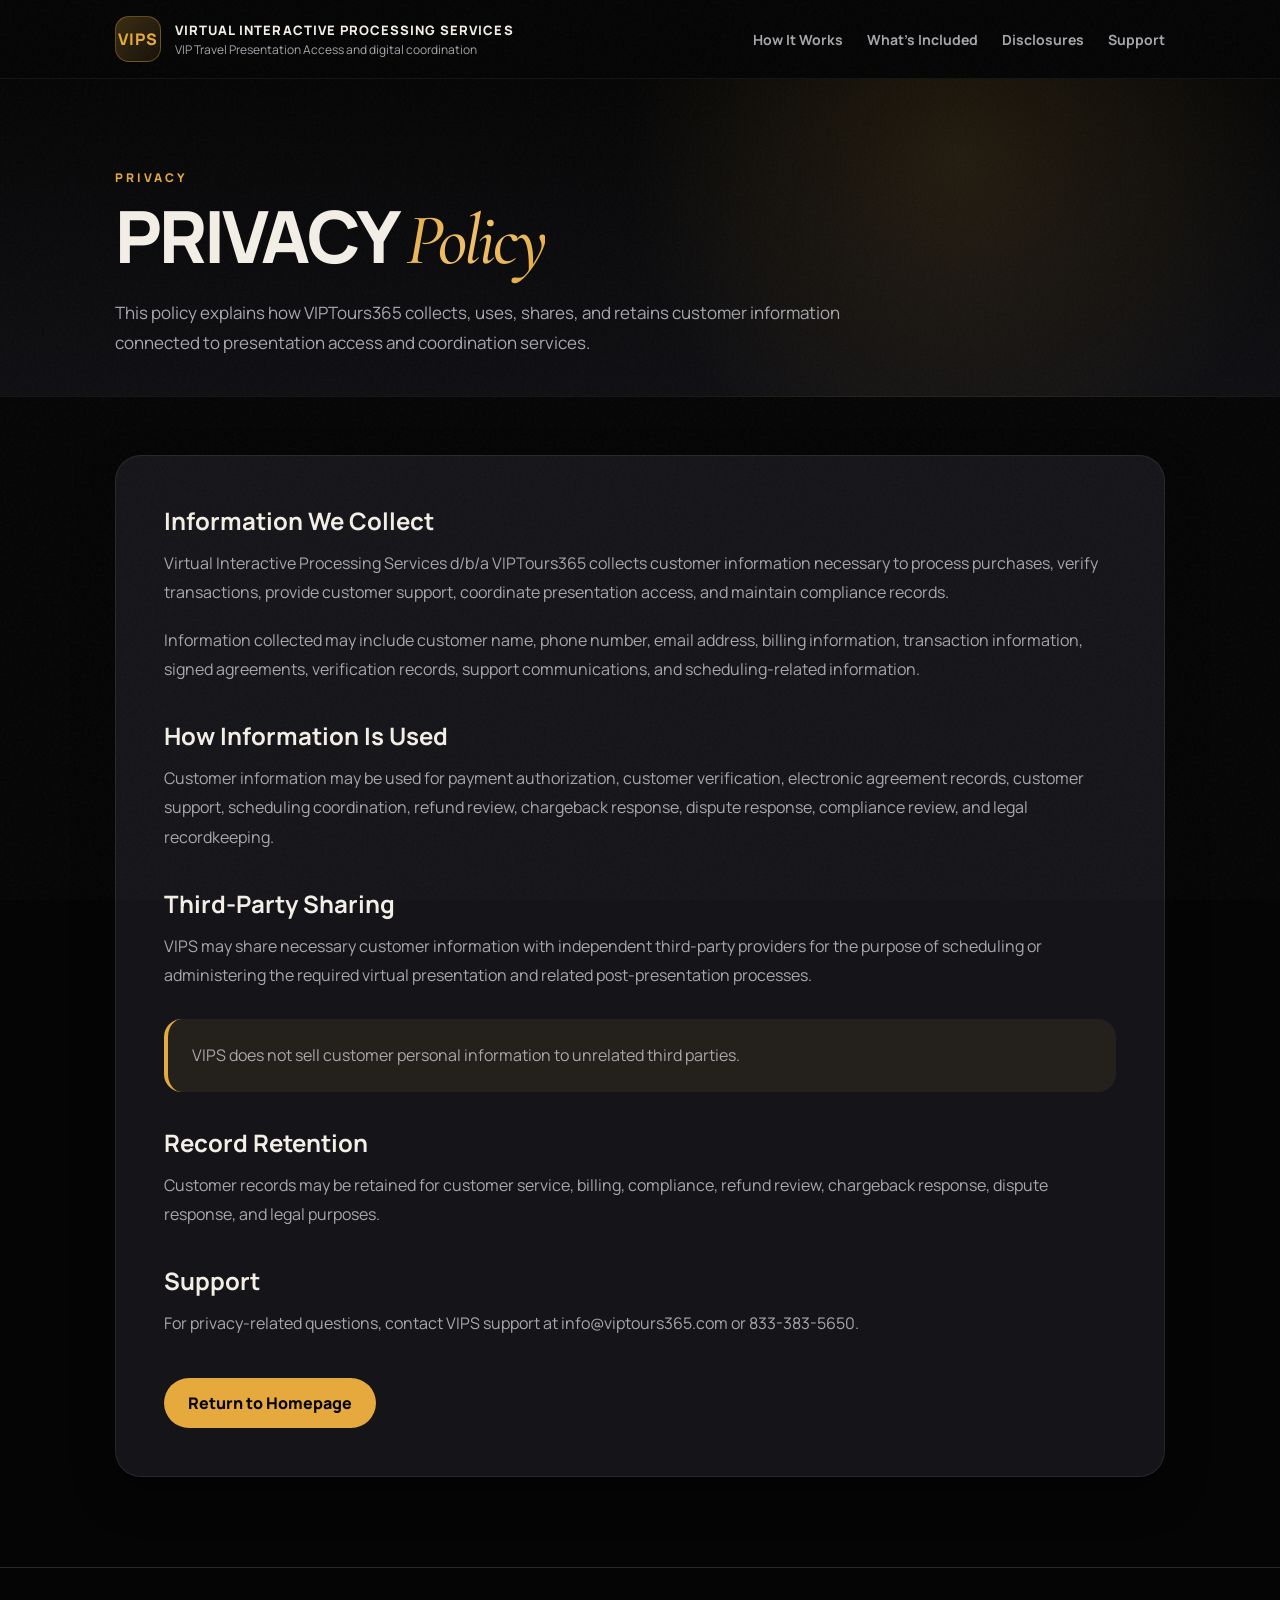
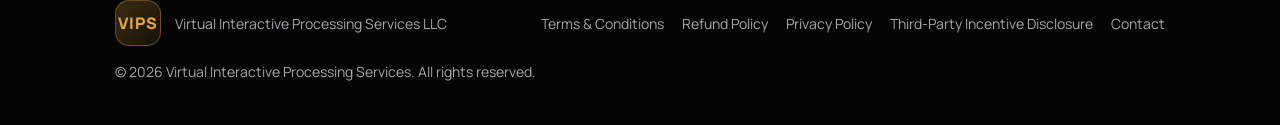
<file: privacy-policy.html>
<!DOCTYPE html>
<html lang="en">
<head>
  <meta charset="UTF-8" />
  <meta name="viewport" content="width=device-width, initial-scale=1.0" />
  <title>Privacy Policy | VIPTours365</title>
  <meta name="description" content="Privacy policy for VIPTours365 VIP Travel Presentation Access and coordination services." />

  <link rel="preconnect" href="https://fonts.googleapis.com">
  <link rel="preconnect" href="https://fonts.gstatic.com" crossorigin>
  <link href="https://fonts.googleapis.com/css2?family=Cormorant+Garamond:wght@400;500;600;700&family=Manrope:wght@300;400;500;600;700;800&display=swap" rel="stylesheet">

  <style>
    :root {
      --background: #050505;
      --surface: #101014;
      --surface-2: #17171c;
      --primary: #E5A93D;
      --accent-hover: #F0C06A;
      --text-primary: #F3EFE7;
      --text-secondary: #A7A7AD;
      --border: #2A2A2E;
      --shadow: 0 18px 40px rgba(0,0,0,.38);
    }

    * { box-sizing: border-box; }
    html { scroll-behavior: smooth; }

    body {
      margin: 0;
      font-family: 'Manrope', sans-serif;
      background: var(--background);
      color: var(--text-primary);
      -webkit-font-smoothing: antialiased;
    }

    body::before {
      content: "";
      position: fixed;
      inset: 0;
      pointer-events: none;
      opacity: .035;
      background-image: url("data:image/svg+xml,%3Csvg viewBox='0 0 400 400' xmlns='http://www.w3.org/2000/svg'%3E%3Cfilter id='noiseFilter'%3E%3CfeTurbulence type='fractalNoise' baseFrequency='0.9' numOctaves='4' stitchTiles='stitch'/%3E%3C/filter%3E%3Crect width='100%25' height='100%25' filter='url(%23noiseFilter)'/%3E%3C/svg%3E");
      z-index: 9999;
    }

    a { color: inherit; text-decoration: none; }

    .container {
      width: min(1050px, calc(100% - 40px));
      margin: 0 auto;
    }

    .font-elegant { font-family: 'Cormorant Garamond', serif; }

    .text-gold-gradient {
      background: linear-gradient(135deg, #E5A93D 0%, #F0C06A 50%, #E5A93D 100%);
      -webkit-background-clip: text;
      -webkit-text-fill-color: transparent;
      background-clip: text;
    }

    .site-header {
      position: sticky;
      top: 0;
      z-index: 1000;
      background: rgba(5,5,5,.86);
      backdrop-filter: blur(20px);
      -webkit-backdrop-filter: blur(20px);
      border-bottom: 1px solid rgba(255,255,255,.06);
    }

    .site-header .container {
      min-height: 78px;
      display: flex;
      align-items: center;
      justify-content: space-between;
      gap: 20px;
    }

    .brand {
      display: flex;
      align-items: center;
      gap: 14px;
      min-width: 0;
    }

    .logo-mark {
      width: 46px;
      height: 46px;
      border-radius: 14px;
      display: grid;
      place-items: center;
      background: linear-gradient(135deg, rgba(229,169,61,.24), rgba(229,169,61,.08));
      border: 1px solid rgba(229,169,61,.35);
      color: var(--primary);
      font-weight: 900;
      letter-spacing: .05em;
    }

    .brand-text {
      display: flex;
      flex-direction: column;
      gap: 2px;
    }

    .brand-title {
      font-weight: 800;
      font-size: 13px;
      letter-spacing: .08em;
      text-transform: uppercase;
    }

    .brand-subtitle {
      color: var(--text-secondary);
      font-size: 12px;
    }

    .nav {
      display: flex;
      align-items: center;
      gap: 24px;
      flex-wrap: wrap;
      justify-content: flex-end;
    }

    .nav a {
      color: var(--text-secondary);
      font-weight: 700;
      font-size: 14px;
      transition: color .2s ease;
    }

    .nav a:hover { color: var(--primary); }

    .page-hero {
      padding: 90px 0 38px;
      background:
        radial-gradient(circle at 75% 25%, rgba(229,169,61,.12), transparent 34%),
        linear-gradient(to bottom, rgba(5,5,5,1), rgba(16,16,20,.92));
      border-bottom: 1px solid rgba(255,255,255,.06);
    }

    .section-label {
      font-size: 12px;
      text-transform: uppercase;
      letter-spacing: .25em;
      color: var(--primary);
      margin-bottom: 14px;
      font-weight: 800;
    }

    h1 {
      margin: 0;
      font-size: clamp(42px, 6vw, 72px);
      line-height: 1;
      text-transform: uppercase;
      font-weight: 900;
      letter-spacing: -.04em;
    }

    .page-hero p {
      color: var(--text-secondary);
      max-width: 760px;
      font-size: 17px;
      line-height: 1.75;
      margin: 22px 0 0;
    }

    .content-section { padding: 58px 0 90px; }

    .content-card {
      background: rgba(23,23,28,.92);
      border: 1px solid rgba(255,255,255,.08);
      border-radius: 26px;
      box-shadow: var(--shadow);
      padding: clamp(26px, 4vw, 48px);
    }

    .content-card h2 {
      margin: 34px 0 12px;
      font-size: 24px;
      color: var(--text-primary);
    }

    .content-card h2:first-child { margin-top: 0; }

    .content-card p {
      color: var(--text-secondary);
      line-height: 1.85;
      margin: 0 0 18px;
      font-size: 16px;
    }

    .notice {
      border-left: 4px solid var(--primary);
      background: rgba(229,169,61,.07);
      padding: 22px 24px;
      border-radius: 18px;
      color: var(--text-secondary);
      line-height: 1.8;
      margin: 28px 0;
    }

    .btn-primary {
      display: inline-flex;
      align-items: center;
      justify-content: center;
      border-radius: 999px;
      padding: 14px 24px;
      font-weight: 800;
      transition: .25s ease;
      cursor: pointer;
      background: var(--primary);
      color: #050505;
      margin-top: 22px;
    }

    .btn-primary:hover {
      background: var(--accent-hover);
      transform: translateY(-2px);
    }

    .site-footer {
      padding: 32px 0 44px;
      border-top: 1px solid var(--border);
      background: #050505;
    }

    .footer-row {
      display: flex;
      align-items: center;
      justify-content: space-between;
      gap: 16px;
      flex-wrap: wrap;
    }

    .footer-row p,
    .footer-row span {
      color: var(--text-secondary);
      font-size: 14px;
      margin: 0;
    }

    .footer-links {
      display: flex;
      gap: 18px;
      flex-wrap: wrap;
      justify-content: center;
    }

    .footer-links a {
      color: var(--text-secondary);
      font-size: 14px;
      transition: color .2s ease;
    }

    .footer-links a:hover { color: var(--primary); }

    @media (max-width: 720px) {
      .site-header .container {
        padding-top: 12px;
        padding-bottom: 12px;
        align-items: flex-start;
        flex-direction: column;
      }

      .nav {
        width: 100%;
        justify-content: flex-start;
      }

      .footer-row {
        align-items: flex-start;
        flex-direction: column;
      }
    }
  </style>
</head>

<body>
  <header class="site-header">
    <div class="container">
      <a href="/index.html" class="brand">
        <div class="logo-mark">VIPS</div>
        <div class="brand-text">
          <div class="brand-title">Virtual Interactive Processing Services</div>
          <div class="brand-subtitle">VIP Travel Presentation Access and digital coordination</div>
        </div>
      </a>

      <nav class="nav">
        <a href="/index.html#how-it-works">How It Works</a>
        <a href="/index.html#service">What’s Included</a>
        <a href="/index.html#disclosures">Disclosures</a>
        <a href="/index.html#support">Support</a>
      </nav>
    </div>
  </header>

  <main>
    <section class="page-hero">
      <div class="container">
        <div class="section-label">Privacy</div>
        <h1>Privacy <span class="font-elegant text-gold-gradient" style="text-transform:none; font-weight:500; font-style:italic;">Policy</span></h1>
        <p>
          This policy explains how VIPTours365 collects, uses, shares, and retains customer information connected to presentation access and coordination services.
        </p>
      </div>
    </section>

    <section class="content-section">
      <div class="container">
        <div class="content-card">
          <h2>Information We Collect</h2>
          <p>
            Virtual Interactive Processing Services d/b/a VIPTours365 collects customer information necessary to process purchases, verify transactions, provide customer support, coordinate presentation access, and maintain compliance records.
          </p>

          <p>
            Information collected may include customer name, phone number, email address, billing information, transaction information, signed agreements, verification records, support communications, and scheduling-related information.
          </p>

          <h2>How Information Is Used</h2>
          <p>
            Customer information may be used for payment authorization, customer verification, electronic agreement records, customer support, scheduling coordination, refund review, chargeback response, dispute response, compliance review, and legal recordkeeping.
          </p>

          <h2>Third-Party Sharing</h2>
          <p>
            VIPS may share necessary customer information with independent third-party providers for the purpose of scheduling or administering the required virtual presentation and related post-presentation processes.
          </p>

          <div class="notice">
            VIPS does not sell customer personal information to unrelated third parties.
          </div>

          <h2>Record Retention</h2>
          <p>
            Customer records may be retained for customer service, billing, compliance, refund review, chargeback response, dispute response, and legal purposes.
          </p>

          <h2>Support</h2>
          <p>
            For privacy-related questions, contact VIPS support at info@viptours365.com or 833-383-5650.
          </p>

          <a class="btn-primary" href="/index.html">Return to Homepage</a>
        </div>
      </div>
    </section>
  </main>

  <footer class="site-footer">
    <div class="container footer-row">
      <div class="brand">
        <div class="logo-mark">VIPS</div>
        <span>Virtual Interactive Processing Services LLC</span>
      </div>

      <div class="footer-links">
        <a href="/terms.html">Terms & Conditions</a>
        <a href="/refund-policy.html">Refund Policy</a>
        <a href="/privacy-policy.html">Privacy Policy</a>
        <a href="/third-party-disclosure.html">Third-Party Incentive Disclosure</a>
        <a href="/contact.html">Contact</a>
      </div>

      <p>© 2026 Virtual Interactive Processing Services. All rights reserved.</p>
    </div>
  </footer>
</body>
</html>
</file>
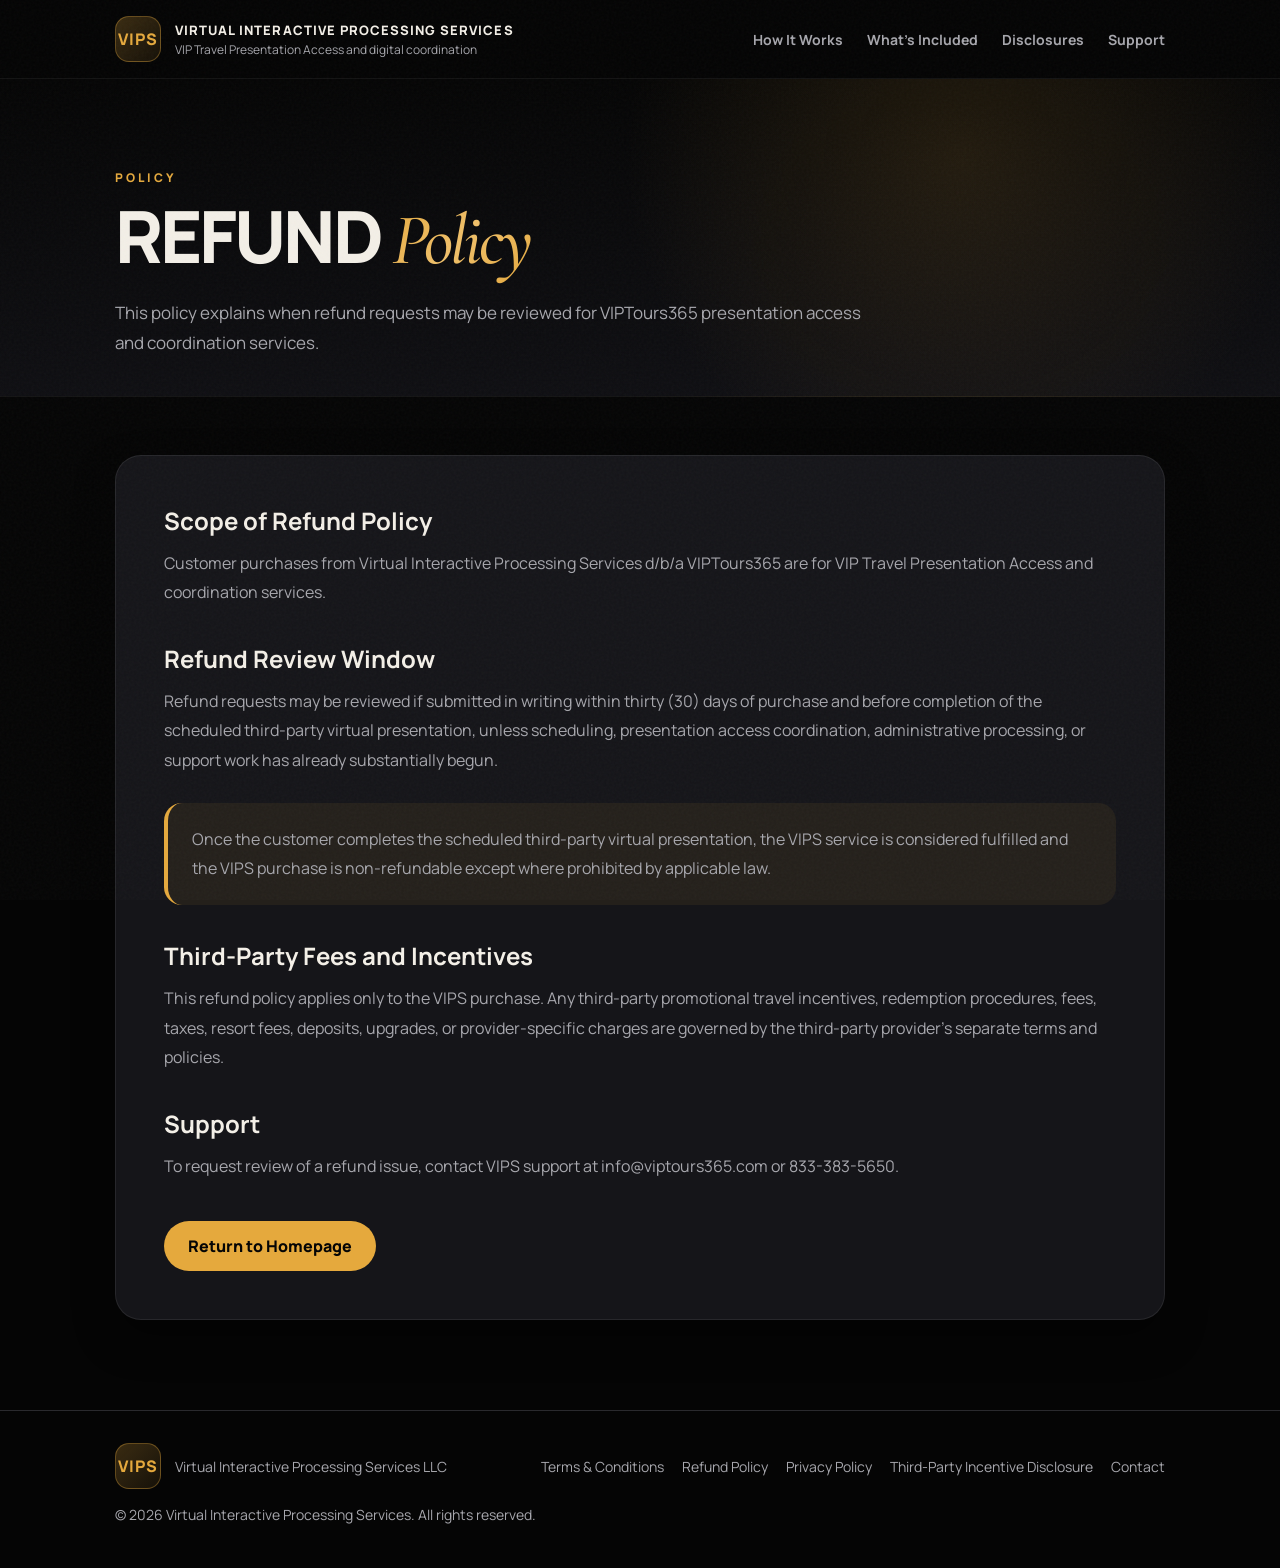
<file: refund-policy.html>
<!DOCTYPE html>
<html lang="en">
<head>
  <meta charset="UTF-8" />
  <meta name="viewport" content="width=device-width, initial-scale=1.0" />
  <title>Refund Policy | VIPTours365</title>
  <meta name="description" content="Refund policy for VIPTours365 VIP Travel Presentation Access and coordination services." />

  <link rel="preconnect" href="https://fonts.googleapis.com">
  <link rel="preconnect" href="https://fonts.gstatic.com" crossorigin>
  <link href="https://fonts.googleapis.com/css2?family=Cormorant+Garamond:wght@400;500;600;700&family=Manrope:wght@300;400;500;600;700;800&display=swap" rel="stylesheet">

  <style>
    :root {
      --background: #050505;
      --surface: #101014;
      --surface-2: #17171c;
      --primary: #E5A93D;
      --accent-hover: #F0C06A;
      --text-primary: #F3EFE7;
      --text-secondary: #A7A7AD;
      --border: #2A2A2E;
      --shadow: 0 18px 40px rgba(0,0,0,.38);
    }

    * { box-sizing: border-box; }
    html { scroll-behavior: smooth; }

    body {
      margin: 0;
      font-family: 'Manrope', sans-serif;
      background: var(--background);
      color: var(--text-primary);
      -webkit-font-smoothing: antialiased;
    }

    body::before {
      content: "";
      position: fixed;
      inset: 0;
      pointer-events: none;
      opacity: .035;
      background-image: url("data:image/svg+xml,%3Csvg viewBox='0 0 400 400' xmlns='http://www.w3.org/2000/svg'%3E%3Cfilter id='noiseFilter'%3E%3CfeTurbulence type='fractalNoise' baseFrequency='0.9' numOctaves='4' stitchTiles='stitch'/%3E%3C/filter%3E%3Crect width='100%25' height='100%25' filter='url(%23noiseFilter)'/%3E%3C/svg%3E");
      z-index: 9999;
    }

    a { color: inherit; text-decoration: none; }

    .container {
      width: min(1050px, calc(100% - 40px));
      margin: 0 auto;
    }

    .font-elegant { font-family: 'Cormorant Garamond', serif; }

    .text-gold-gradient {
      background: linear-gradient(135deg, #E5A93D 0%, #F0C06A 50%, #E5A93D 100%);
      -webkit-background-clip: text;
      -webkit-text-fill-color: transparent;
      background-clip: text;
    }

    .site-header {
      position: sticky;
      top: 0;
      z-index: 1000;
      background: rgba(5,5,5,.86);
      backdrop-filter: blur(20px);
      -webkit-backdrop-filter: blur(20px);
      border-bottom: 1px solid rgba(255,255,255,.06);
    }

    .site-header .container {
      min-height: 78px;
      display: flex;
      align-items: center;
      justify-content: space-between;
      gap: 20px;
    }

    .brand {
      display: flex;
      align-items: center;
      gap: 14px;
      min-width: 0;
    }

    .logo-mark {
      width: 46px;
      height: 46px;
      border-radius: 14px;
      display: grid;
      place-items: center;
      background: linear-gradient(135deg, rgba(229,169,61,.24), rgba(229,169,61,.08));
      border: 1px solid rgba(229,169,61,.35);
      color: var(--primary);
      font-weight: 900;
      letter-spacing: .05em;
    }

    .brand-text {
      display: flex;
      flex-direction: column;
      gap: 2px;
    }

    .brand-title {
      font-weight: 800;
      font-size: 13px;
      letter-spacing: .08em;
      text-transform: uppercase;
    }

    .brand-subtitle {
      color: var(--text-secondary);
      font-size: 12px;
    }

    .nav {
      display: flex;
      align-items: center;
      gap: 24px;
      flex-wrap: wrap;
      justify-content: flex-end;
    }

    .nav a {
      color: var(--text-secondary);
      font-weight: 700;
      font-size: 14px;
      transition: color .2s ease;
    }

    .nav a:hover { color: var(--primary); }

    .page-hero {
      padding: 90px 0 38px;
      background:
        radial-gradient(circle at 75% 25%, rgba(229,169,61,.12), transparent 34%),
        linear-gradient(to bottom, rgba(5,5,5,1), rgba(16,16,20,.92));
      border-bottom: 1px solid rgba(255,255,255,.06);
    }

    .section-label {
      font-size: 12px;
      text-transform: uppercase;
      letter-spacing: .25em;
      color: var(--primary);
      margin-bottom: 14px;
      font-weight: 800;
    }

    h1 {
      margin: 0;
      font-size: clamp(42px, 6vw, 72px);
      line-height: 1;
      text-transform: uppercase;
      font-weight: 900;
      letter-spacing: -.04em;
    }

    .page-hero p {
      color: var(--text-secondary);
      max-width: 760px;
      font-size: 17px;
      line-height: 1.75;
      margin: 22px 0 0;
    }

    .content-section { padding: 58px 0 90px; }

    .content-card {
      background: rgba(23,23,28,.92);
      border: 1px solid rgba(255,255,255,.08);
      border-radius: 26px;
      box-shadow: var(--shadow);
      padding: clamp(26px, 4vw, 48px);
    }

    .content-card h2 {
      margin: 34px 0 12px;
      font-size: 24px;
      color: var(--text-primary);
    }

    .content-card h2:first-child { margin-top: 0; }

    .content-card p {
      color: var(--text-secondary);
      line-height: 1.85;
      margin: 0 0 18px;
      font-size: 16px;
    }

    .notice {
      border-left: 4px solid var(--primary);
      background: rgba(229,169,61,.07);
      padding: 22px 24px;
      border-radius: 18px;
      color: var(--text-secondary);
      line-height: 1.8;
      margin: 28px 0;
    }

    .btn-primary {
      display: inline-flex;
      align-items: center;
      justify-content: center;
      border-radius: 999px;
      padding: 14px 24px;
      font-weight: 800;
      transition: .25s ease;
      cursor: pointer;
      background: var(--primary);
      color: #050505;
      margin-top: 22px;
    }

    .btn-primary:hover {
      background: var(--accent-hover);
      transform: translateY(-2px);
    }

    .site-footer {
      padding: 32px 0 44px;
      border-top: 1px solid var(--border);
      background: #050505;
    }

    .footer-row {
      display: flex;
      align-items: center;
      justify-content: space-between;
      gap: 16px;
      flex-wrap: wrap;
    }

    .footer-row p,
    .footer-row span {
      color: var(--text-secondary);
      font-size: 14px;
      margin: 0;
    }

    .footer-links {
      display: flex;
      gap: 18px;
      flex-wrap: wrap;
      justify-content: center;
    }

    .footer-links a {
      color: var(--text-secondary);
      font-size: 14px;
      transition: color .2s ease;
    }

    .footer-links a:hover { color: var(--primary); }

    @media (max-width: 720px) {
      .site-header .container {
        padding-top: 12px;
        padding-bottom: 12px;
        align-items: flex-start;
        flex-direction: column;
      }

      .nav {
        width: 100%;
        justify-content: flex-start;
      }

      .footer-row {
        align-items: flex-start;
        flex-direction: column;
      }
    }
  </style>
</head>

<body>
  <header class="site-header">
    <div class="container">
      <a href="/index.html" class="brand">
        <div class="logo-mark">VIPS</div>
        <div class="brand-text">
          <div class="brand-title">Virtual Interactive Processing Services</div>
          <div class="brand-subtitle">VIP Travel Presentation Access and digital coordination</div>
        </div>
      </a>

      <nav class="nav">
        <a href="/index.html#how-it-works">How It Works</a>
        <a href="/index.html#service">What’s Included</a>
        <a href="/index.html#disclosures">Disclosures</a>
        <a href="/index.html#support">Support</a>
      </nav>
    </div>
  </header>

  <main>
    <section class="page-hero">
      <div class="container">
        <div class="section-label">Policy</div>
        <h1>Refund <span class="font-elegant text-gold-gradient" style="text-transform:none; font-weight:500; font-style:italic;">Policy</span></h1>
        <p>
          This policy explains when refund requests may be reviewed for VIPTours365 presentation access and coordination services.
        </p>
      </div>
    </section>

    <section class="content-section">
      <div class="container">
        <div class="content-card">
          <h2>Scope of Refund Policy</h2>
          <p>
            Customer purchases from Virtual Interactive Processing Services d/b/a VIPTours365 are for VIP Travel Presentation Access and coordination services.
          </p>

          <h2>Refund Review Window</h2>
          <p>
            Refund requests may be reviewed if submitted in writing within thirty (30) days of purchase and before completion of the scheduled third-party virtual presentation, unless scheduling, presentation access coordination, administrative processing, or support work has already substantially begun.
          </p>

          <div class="notice">
            Once the customer completes the scheduled third-party virtual presentation, the VIPS service is considered fulfilled and the VIPS purchase is non-refundable except where prohibited by applicable law.
          </div>

          <h2>Third-Party Fees and Incentives</h2>
          <p>
            This refund policy applies only to the VIPS purchase. Any third-party promotional travel incentives, redemption procedures, fees, taxes, resort fees, deposits, upgrades, or provider-specific charges are governed by the third-party provider’s separate terms and policies.
          </p>

          <h2>Support</h2>
          <p>
            To request review of a refund issue, contact VIPS support at info@viptours365.com or 833-383-5650.
          </p>

          <a class="btn-primary" href="/index.html">Return to Homepage</a>
        </div>
      </div>
    </section>
  </main>

  <footer class="site-footer">
    <div class="container footer-row">
      <div class="brand">
        <div class="logo-mark">VIPS</div>
        <span>Virtual Interactive Processing Services LLC</span>
      </div>

      <div class="footer-links">
        <a href="/terms.html">Terms & Conditions</a>
        <a href="/refund-policy.html">Refund Policy</a>
        <a href="/privacy-policy.html">Privacy Policy</a>
        <a href="/third-party-disclosure.html">Third-Party Incentive Disclosure</a>
        <a href="/contact.html">Contact</a>
      </div>

      <p>© 2026 Virtual Interactive Processing Services. All rights reserved.</p>
    </div>
  </footer>
</body>
</html>
</file>
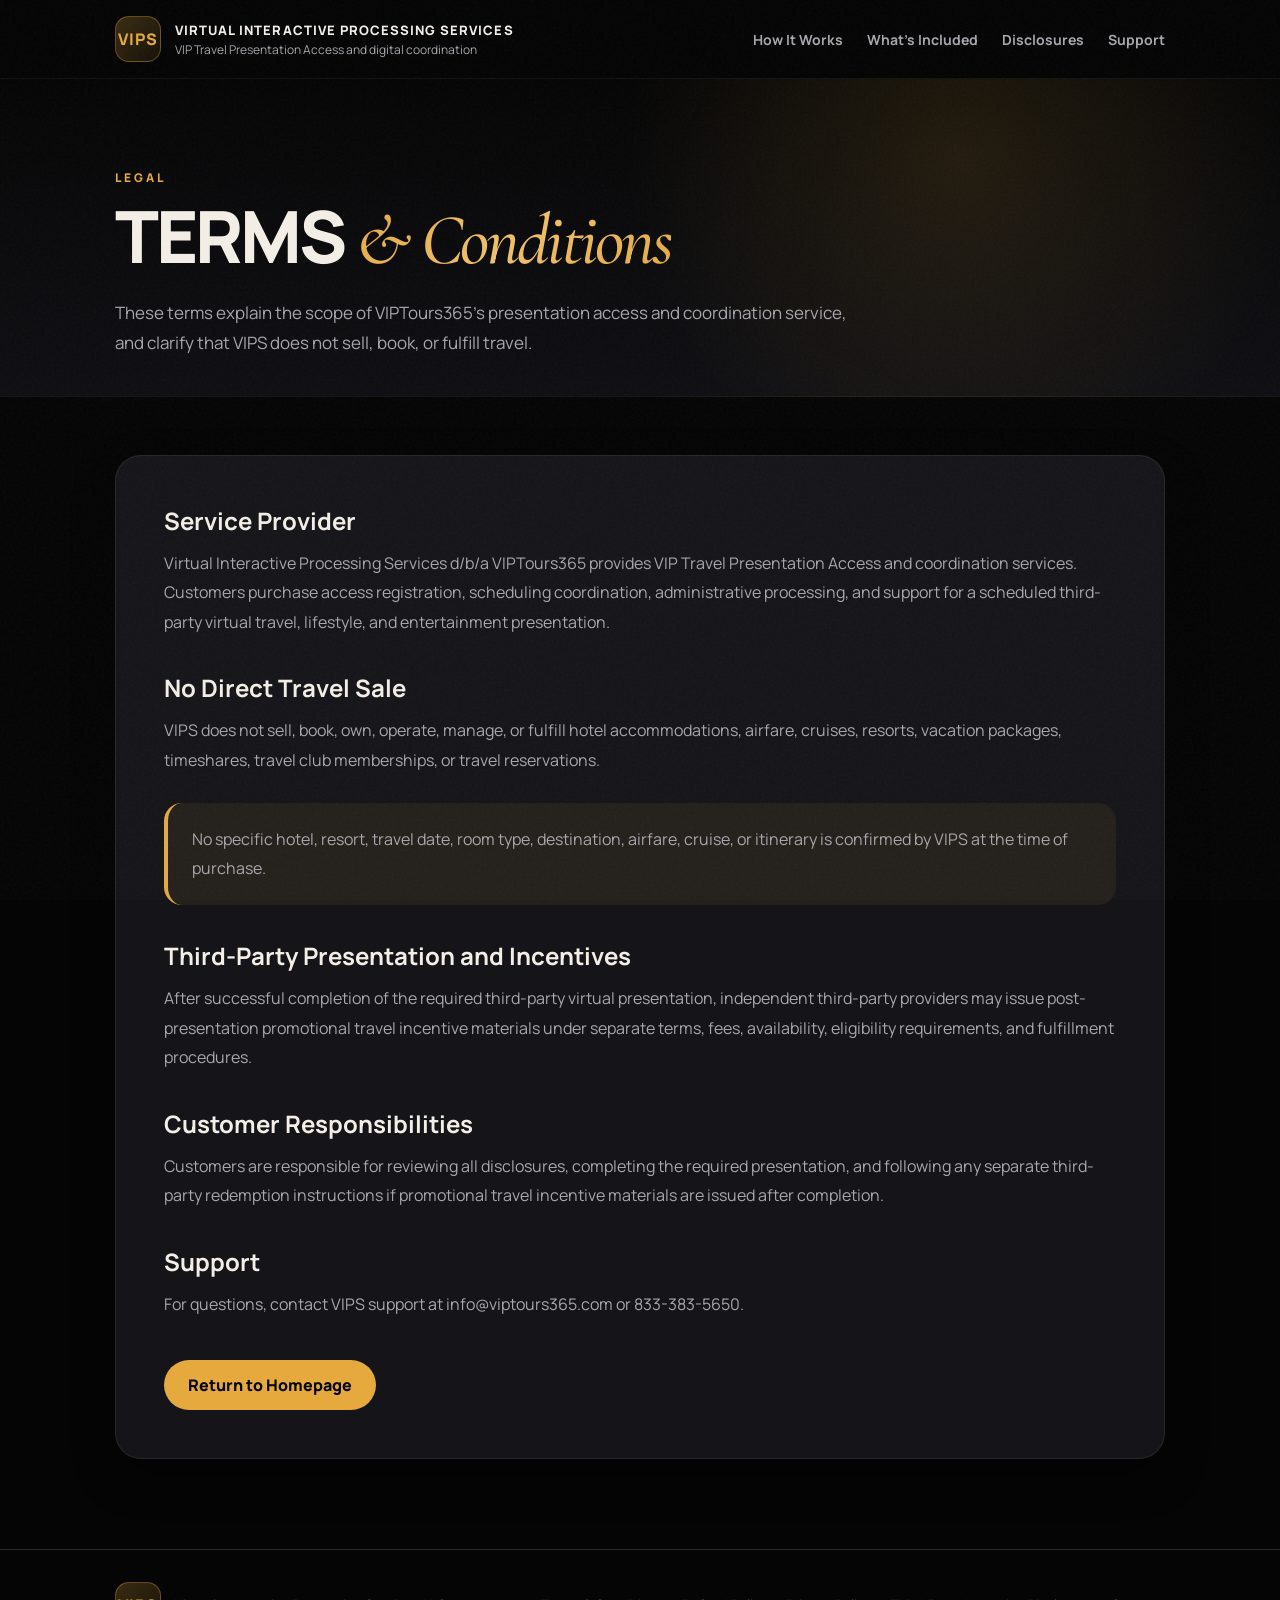
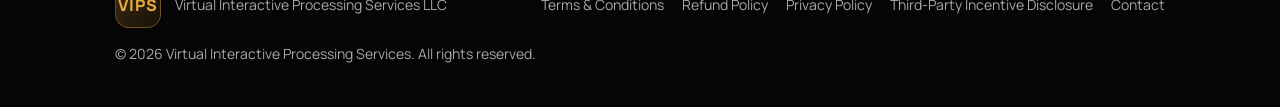
<file: terms.html>
<!DOCTYPE html>
<html lang="en">
<head>
  <meta charset="UTF-8" />
  <meta name="viewport" content="width=device-width, initial-scale=1.0" />
  <title>Terms & Conditions | VIPTours365</title>
  <meta name="description" content="Terms and conditions for VIPTours365 VIP Travel Presentation Access and coordination services." />

  <link rel="preconnect" href="https://fonts.googleapis.com">
  <link rel="preconnect" href="https://fonts.gstatic.com" crossorigin>
  <link href="https://fonts.googleapis.com/css2?family=Cormorant+Garamond:wght@400;500;600;700&family=Manrope:wght@300;400;500;600;700;800&display=swap" rel="stylesheet">

  <style>
    :root {
      --background: #050505;
      --surface: #101014;
      --surface-2: #17171c;
      --primary: #E5A93D;
      --accent-hover: #F0C06A;
      --text-primary: #F3EFE7;
      --text-secondary: #A7A7AD;
      --border: #2A2A2E;
      --shadow: 0 18px 40px rgba(0,0,0,.38);
    }

    * { box-sizing: border-box; }
    html { scroll-behavior: smooth; }

    body {
      margin: 0;
      font-family: 'Manrope', sans-serif;
      background: var(--background);
      color: var(--text-primary);
      -webkit-font-smoothing: antialiased;
    }

    body::before {
      content: "";
      position: fixed;
      inset: 0;
      pointer-events: none;
      opacity: .035;
      background-image: url("data:image/svg+xml,%3Csvg viewBox='0 0 400 400' xmlns='http://www.w3.org/2000/svg'%3E%3Cfilter id='noiseFilter'%3E%3CfeTurbulence type='fractalNoise' baseFrequency='0.9' numOctaves='4' stitchTiles='stitch'/%3E%3C/filter%3E%3Crect width='100%25' height='100%25' filter='url(%23noiseFilter)'/%3E%3C/svg%3E");
      z-index: 9999;
    }

    a { color: inherit; text-decoration: none; }

    .container {
      width: min(1050px, calc(100% - 40px));
      margin: 0 auto;
    }

    .font-elegant {
      font-family: 'Cormorant Garamond', serif;
    }

    .text-gold-gradient {
      background: linear-gradient(135deg, #E5A93D 0%, #F0C06A 50%, #E5A93D 100%);
      -webkit-background-clip: text;
      -webkit-text-fill-color: transparent;
      background-clip: text;
    }

    .site-header {
      position: sticky;
      top: 0;
      z-index: 1000;
      background: rgba(5,5,5,.86);
      backdrop-filter: blur(20px);
      -webkit-backdrop-filter: blur(20px);
      border-bottom: 1px solid rgba(255,255,255,.06);
    }

    .site-header .container {
      min-height: 78px;
      display: flex;
      align-items: center;
      justify-content: space-between;
      gap: 20px;
    }

    .brand {
      display: flex;
      align-items: center;
      gap: 14px;
      min-width: 0;
    }

    .logo-mark {
      width: 46px;
      height: 46px;
      border-radius: 14px;
      display: grid;
      place-items: center;
      background: linear-gradient(135deg, rgba(229,169,61,.24), rgba(229,169,61,.08));
      border: 1px solid rgba(229,169,61,.35);
      color: var(--primary);
      font-weight: 900;
      letter-spacing: .05em;
    }

    .brand-text {
      display: flex;
      flex-direction: column;
      gap: 2px;
    }

    .brand-title {
      font-weight: 800;
      font-size: 13px;
      letter-spacing: .08em;
      text-transform: uppercase;
    }

    .brand-subtitle {
      color: var(--text-secondary);
      font-size: 12px;
    }

    .nav {
      display: flex;
      align-items: center;
      gap: 24px;
      flex-wrap: wrap;
      justify-content: flex-end;
    }

    .nav a {
      color: var(--text-secondary);
      font-weight: 700;
      font-size: 14px;
      transition: color .2s ease;
    }

    .nav a:hover {
      color: var(--primary);
    }

    .page-hero {
      padding: 90px 0 38px;
      background:
        radial-gradient(circle at 75% 25%, rgba(229,169,61,.12), transparent 34%),
        linear-gradient(to bottom, rgba(5,5,5,1), rgba(16,16,20,.92));
      border-bottom: 1px solid rgba(255,255,255,.06);
    }

    .section-label {
      font-size: 12px;
      text-transform: uppercase;
      letter-spacing: .25em;
      color: var(--primary);
      margin-bottom: 14px;
      font-weight: 800;
    }

    h1 {
      margin: 0;
      font-size: clamp(42px, 6vw, 72px);
      line-height: 1;
      text-transform: uppercase;
      font-weight: 900;
      letter-spacing: -.04em;
    }

    .page-hero p {
      color: var(--text-secondary);
      max-width: 760px;
      font-size: 17px;
      line-height: 1.75;
      margin: 22px 0 0;
    }

    .content-section {
      padding: 58px 0 90px;
    }

    .content-card {
      background: rgba(23,23,28,.92);
      border: 1px solid rgba(255,255,255,.08);
      border-radius: 26px;
      box-shadow: var(--shadow);
      padding: clamp(26px, 4vw, 48px);
    }

    .content-card h2 {
      margin: 34px 0 12px;
      font-size: 24px;
      color: var(--text-primary);
    }

    .content-card h2:first-child {
      margin-top: 0;
    }

    .content-card p {
      color: var(--text-secondary);
      line-height: 1.85;
      margin: 0 0 18px;
      font-size: 16px;
    }

    .notice {
      border-left: 4px solid var(--primary);
      background: rgba(229,169,61,.07);
      padding: 22px 24px;
      border-radius: 18px;
      color: var(--text-secondary);
      line-height: 1.8;
      margin: 28px 0;
    }

    .btn-primary {
      display: inline-flex;
      align-items: center;
      justify-content: center;
      border-radius: 999px;
      padding: 14px 24px;
      font-weight: 800;
      transition: .25s ease;
      cursor: pointer;
      background: var(--primary);
      color: #050505;
      margin-top: 22px;
    }

    .btn-primary:hover {
      background: var(--accent-hover);
      transform: translateY(-2px);
    }

    .site-footer {
      padding: 32px 0 44px;
      border-top: 1px solid var(--border);
      background: #050505;
    }

    .footer-row {
      display: flex;
      align-items: center;
      justify-content: space-between;
      gap: 16px;
      flex-wrap: wrap;
    }

    .footer-row p,
    .footer-row span {
      color: var(--text-secondary);
      font-size: 14px;
      margin: 0;
    }

    .footer-links {
      display: flex;
      gap: 18px;
      flex-wrap: wrap;
      justify-content: center;
    }

    .footer-links a {
      color: var(--text-secondary);
      font-size: 14px;
      transition: color .2s ease;
    }

    .footer-links a:hover {
      color: var(--primary);
    }

    @media (max-width: 720px) {
      .site-header .container {
        padding-top: 12px;
        padding-bottom: 12px;
        align-items: flex-start;
        flex-direction: column;
      }

      .nav {
        width: 100%;
        justify-content: flex-start;
      }

      .footer-row {
        align-items: flex-start;
        flex-direction: column;
      }
    }
  </style>
</head>

<body>
  <header class="site-header">
    <div class="container">
      <a href="/index.html" class="brand">
        <div class="logo-mark">VIPS</div>
        <div class="brand-text">
          <div class="brand-title">Virtual Interactive Processing Services</div>
          <div class="brand-subtitle">VIP Travel Presentation Access and digital coordination</div>
        </div>
      </a>

      <nav class="nav">
        <a href="/index.html#how-it-works">How It Works</a>
        <a href="/index.html#service">What’s Included</a>
        <a href="/index.html#disclosures">Disclosures</a>
        <a href="/index.html#support">Support</a>
      </nav>
    </div>
  </header>

  <main>
    <section class="page-hero">
      <div class="container">
        <div class="section-label">Legal</div>
        <h1>Terms <span class="font-elegant text-gold-gradient" style="text-transform:none; font-weight:500; font-style:italic;">& Conditions</span></h1>
        <p>
          These terms explain the scope of VIPTours365’s presentation access and coordination service, and clarify that VIPS does not sell, book, or fulfill travel.
        </p>
      </div>
    </section>

    <section class="content-section">
      <div class="container">
        <div class="content-card">
          <h2>Service Provider</h2>
          <p>
            Virtual Interactive Processing Services d/b/a VIPTours365 provides VIP Travel Presentation Access and coordination services. Customers purchase access registration, scheduling coordination, administrative processing, and support for a scheduled third-party virtual travel, lifestyle, and entertainment presentation.
          </p>

          <h2>No Direct Travel Sale</h2>
          <p>
            VIPS does not sell, book, own, operate, manage, or fulfill hotel accommodations, airfare, cruises, resorts, vacation packages, timeshares, travel club memberships, or travel reservations.
          </p>

          <div class="notice">
            No specific hotel, resort, travel date, room type, destination, airfare, cruise, or itinerary is confirmed by VIPS at the time of purchase.
          </div>

          <h2>Third-Party Presentation and Incentives</h2>
          <p>
            After successful completion of the required third-party virtual presentation, independent third-party providers may issue post-presentation promotional travel incentive materials under separate terms, fees, availability, eligibility requirements, and fulfillment procedures.
          </p>

          <h2>Customer Responsibilities</h2>
          <p>
            Customers are responsible for reviewing all disclosures, completing the required presentation, and following any separate third-party redemption instructions if promotional travel incentive materials are issued after completion.
          </p>

          <h2>Support</h2>
          <p>
            For questions, contact VIPS support at info@viptours365.com or 833-383-5650.
          </p>

          <a class="btn-primary" href="/index.html">Return to Homepage</a>
        </div>
      </div>
    </section>
  </main>

  <footer class="site-footer">
    <div class="container footer-row">
      <div class="brand">
        <div class="logo-mark">VIPS</div>
        <span>Virtual Interactive Processing Services LLC</span>
      </div>

      <div class="footer-links">
        <a href="/terms.html">Terms & Conditions</a>
        <a href="/refund-policy.html">Refund Policy</a>
        <a href="/privacy-policy.html">Privacy Policy</a>
        <a href="/third-party-disclosure.html">Third-Party Incentive Disclosure</a>
        <a href="/contact.html">Contact</a>
      </div>

      <p>© 2026 Virtual Interactive Processing Services. All rights reserved.</p>
    </div>
  </footer>
</body>
</html>
</file>
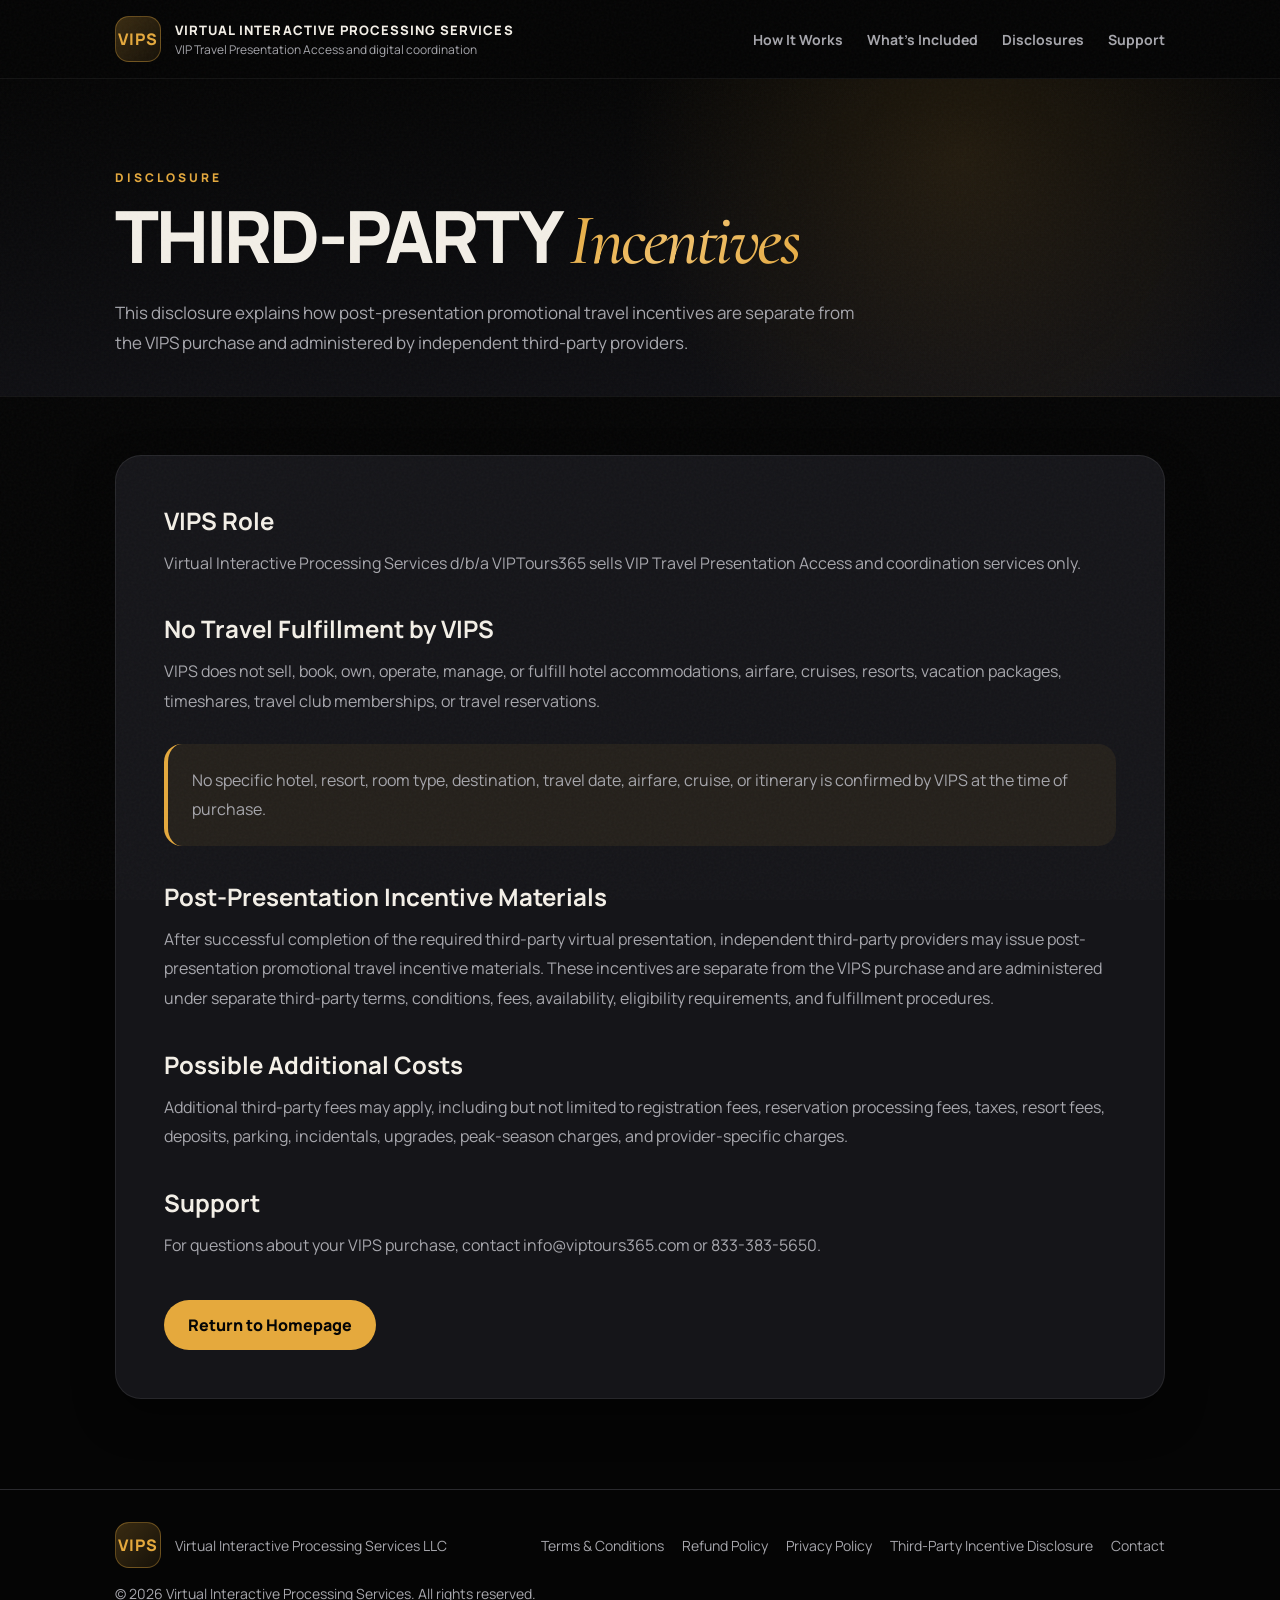
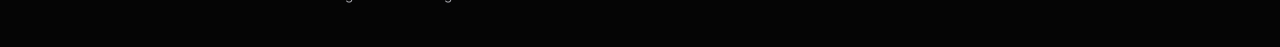
<file: third-party-disclosure.html>
<!DOCTYPE html>
<html lang="en">
<head>
  <meta charset="UTF-8" />
  <meta name="viewport" content="width=device-width, initial-scale=1.0" />
  <title>Third-Party Incentive Disclosure | VIPTours365</title>
  <meta name="description" content="Third-party incentive disclosure for VIPTours365 VIP Travel Presentation Access and coordination services." />

  <link rel="preconnect" href="https://fonts.googleapis.com">
  <link rel="preconnect" href="https://fonts.gstatic.com" crossorigin>
  <link href="https://fonts.googleapis.com/css2?family=Cormorant+Garamond:wght@400;500;600;700&family=Manrope:wght@300;400;500;600;700;800&display=swap" rel="stylesheet">

  <style>
    :root {
      --background: #050505;
      --surface: #101014;
      --surface-2: #17171c;
      --primary: #E5A93D;
      --accent-hover: #F0C06A;
      --text-primary: #F3EFE7;
      --text-secondary: #A7A7AD;
      --border: #2A2A2E;
      --shadow: 0 18px 40px rgba(0,0,0,.38);
    }

    * { box-sizing: border-box; }
    html { scroll-behavior: smooth; }

    body {
      margin: 0;
      font-family: 'Manrope', sans-serif;
      background: var(--background);
      color: var(--text-primary);
      -webkit-font-smoothing: antialiased;
    }

    body::before {
      content: "";
      position: fixed;
      inset: 0;
      pointer-events: none;
      opacity: .035;
      background-image: url("data:image/svg+xml,%3Csvg viewBox='0 0 400 400' xmlns='http://www.w3.org/2000/svg'%3E%3Cfilter id='noiseFilter'%3E%3CfeTurbulence type='fractalNoise' baseFrequency='0.9' numOctaves='4' stitchTiles='stitch'/%3E%3C/filter%3E%3Crect width='100%25' height='100%25' filter='url(%23noiseFilter)'/%3E%3C/svg%3E");
      z-index: 9999;
    }

    a { color: inherit; text-decoration: none; }

    .container {
      width: min(1050px, calc(100% - 40px));
      margin: 0 auto;
    }

    .font-elegant { font-family: 'Cormorant Garamond', serif; }

    .text-gold-gradient {
      background: linear-gradient(135deg, #E5A93D 0%, #F0C06A 50%, #E5A93D 100%);
      -webkit-background-clip: text;
      -webkit-text-fill-color: transparent;
      background-clip: text;
    }

    .site-header {
      position: sticky;
      top: 0;
      z-index: 1000;
      background: rgba(5,5,5,.86);
      backdrop-filter: blur(20px);
      -webkit-backdrop-filter: blur(20px);
      border-bottom: 1px solid rgba(255,255,255,.06);
    }

    .site-header .container {
      min-height: 78px;
      display: flex;
      align-items: center;
      justify-content: space-between;
      gap: 20px;
    }

    .brand {
      display: flex;
      align-items: center;
      gap: 14px;
      min-width: 0;
    }

    .logo-mark {
      width: 46px;
      height: 46px;
      border-radius: 14px;
      display: grid;
      place-items: center;
      background: linear-gradient(135deg, rgba(229,169,61,.24), rgba(229,169,61,.08));
      border: 1px solid rgba(229,169,61,.35);
      color: var(--primary);
      font-weight: 900;
      letter-spacing: .05em;
    }

    .brand-text {
      display: flex;
      flex-direction: column;
      gap: 2px;
    }

    .brand-title {
      font-weight: 800;
      font-size: 13px;
      letter-spacing: .08em;
      text-transform: uppercase;
    }

    .brand-subtitle {
      color: var(--text-secondary);
      font-size: 12px;
    }

    .nav {
      display: flex;
      align-items: center;
      gap: 24px;
      flex-wrap: wrap;
      justify-content: flex-end;
    }

    .nav a {
      color: var(--text-secondary);
      font-weight: 700;
      font-size: 14px;
      transition: color .2s ease;
    }

    .nav a:hover { color: var(--primary); }

    .page-hero {
      padding: 90px 0 38px;
      background:
        radial-gradient(circle at 75% 25%, rgba(229,169,61,.12), transparent 34%),
        linear-gradient(to bottom, rgba(5,5,5,1), rgba(16,16,20,.92));
      border-bottom: 1px solid rgba(255,255,255,.06);
    }

    .section-label {
      font-size: 12px;
      text-transform: uppercase;
      letter-spacing: .25em;
      color: var(--primary);
      margin-bottom: 14px;
      font-weight: 800;
    }

    h1 {
      margin: 0;
      font-size: clamp(42px, 6vw, 72px);
      line-height: 1;
      text-transform: uppercase;
      font-weight: 900;
      letter-spacing: -.04em;
    }

    .page-hero p {
      color: var(--text-secondary);
      max-width: 760px;
      font-size: 17px;
      line-height: 1.75;
      margin: 22px 0 0;
    }

    .content-section { padding: 58px 0 90px; }

    .content-card {
      background: rgba(23,23,28,.92);
      border: 1px solid rgba(255,255,255,.08);
      border-radius: 26px;
      box-shadow: var(--shadow);
      padding: clamp(26px, 4vw, 48px);
    }

    .content-card h2 {
      margin: 34px 0 12px;
      font-size: 24px;
      color: var(--text-primary);
    }

    .content-card h2:first-child { margin-top: 0; }

    .content-card p {
      color: var(--text-secondary);
      line-height: 1.85;
      margin: 0 0 18px;
      font-size: 16px;
    }

    .notice {
      border-left: 4px solid var(--primary);
      background: rgba(229,169,61,.07);
      padding: 22px 24px;
      border-radius: 18px;
      color: var(--text-secondary);
      line-height: 1.8;
      margin: 28px 0;
    }

    .btn-primary {
      display: inline-flex;
      align-items: center;
      justify-content: center;
      border-radius: 999px;
      padding: 14px 24px;
      font-weight: 800;
      transition: .25s ease;
      cursor: pointer;
      background: var(--primary);
      color: #050505;
      margin-top: 22px;
    }

    .btn-primary:hover {
      background: var(--accent-hover);
      transform: translateY(-2px);
    }

    .site-footer {
      padding: 32px 0 44px;
      border-top: 1px solid var(--border);
      background: #050505;
    }

    .footer-row {
      display: flex;
      align-items: center;
      justify-content: space-between;
      gap: 16px;
      flex-wrap: wrap;
    }

    .footer-row p,
    .footer-row span {
      color: var(--text-secondary);
      font-size: 14px;
      margin: 0;
    }

    .footer-links {
      display: flex;
      gap: 18px;
      flex-wrap: wrap;
      justify-content: center;
    }

    .footer-links a {
      color: var(--text-secondary);
      font-size: 14px;
      transition: color .2s ease;
    }

    .footer-links a:hover { color: var(--primary); }

    @media (max-width: 720px) {
      .site-header .container {
        padding-top: 12px;
        padding-bottom: 12px;
        align-items: flex-start;
        flex-direction: column;
      }

      .nav {
        width: 100%;
        justify-content: flex-start;
      }

      .footer-row {
        align-items: flex-start;
        flex-direction: column;
      }
    }
  </style>
</head>

<body>
  <header class="site-header">
    <div class="container">
      <a href="/index.html" class="brand">
        <div class="logo-mark">VIPS</div>
        <div class="brand-text">
          <div class="brand-title">Virtual Interactive Processing Services</div>
          <div class="brand-subtitle">VIP Travel Presentation Access and digital coordination</div>
        </div>
      </a>

      <nav class="nav">
        <a href="/index.html#how-it-works">How It Works</a>
        <a href="/index.html#service">What’s Included</a>
        <a href="/index.html#disclosures">Disclosures</a>
        <a href="/index.html#support">Support</a>
      </nav>
    </div>
  </header>

  <main>
    <section class="page-hero">
      <div class="container">
        <div class="section-label">Disclosure</div>
        <h1>Third-Party <span class="font-elegant text-gold-gradient" style="text-transform:none; font-weight:500; font-style:italic;">Incentives</span></h1>
        <p>
          This disclosure explains how post-presentation promotional travel incentives are separate from the VIPS purchase and administered by independent third-party providers.
        </p>
      </div>
    </section>

    <section class="content-section">
      <div class="container">
        <div class="content-card">
          <h2>VIPS Role</h2>
          <p>
            Virtual Interactive Processing Services d/b/a VIPTours365 sells VIP Travel Presentation Access and coordination services only.
          </p>

          <h2>No Travel Fulfillment by VIPS</h2>
          <p>
            VIPS does not sell, book, own, operate, manage, or fulfill hotel accommodations, airfare, cruises, resorts, vacation packages, timeshares, travel club memberships, or travel reservations.
          </p>

          <div class="notice">
            No specific hotel, resort, room type, destination, travel date, airfare, cruise, or itinerary is confirmed by VIPS at the time of purchase.
          </div>

          <h2>Post-Presentation Incentive Materials</h2>
          <p>
            After successful completion of the required third-party virtual presentation, independent third-party providers may issue post-presentation promotional travel incentive materials. These incentives are separate from the VIPS purchase and are administered under separate third-party terms, conditions, fees, availability, eligibility requirements, and fulfillment procedures.
          </p>

          <h2>Possible Additional Costs</h2>
          <p>
            Additional third-party fees may apply, including but not limited to registration fees, reservation processing fees, taxes, resort fees, deposits, parking, incidentals, upgrades, peak-season charges, and provider-specific charges.
          </p>

          <h2>Support</h2>
          <p>
            For questions about your VIPS purchase, contact info@viptours365.com or 833-383-5650.
          </p>

          <a class="btn-primary" href="/index.html">Return to Homepage</a>
        </div>
      </div>
    </section>
  </main>

  <footer class="site-footer">
    <div class="container footer-row">
      <div class="brand">
        <div class="logo-mark">VIPS</div>
        <span>Virtual Interactive Processing Services LLC</span>
      </div>

      <div class="footer-links">
        <a href="/terms.html">Terms & Conditions</a>
        <a href="/refund-policy.html">Refund Policy</a>
        <a href="/privacy-policy.html">Privacy Policy</a>
        <a href="/third-party-disclosure.html">Third-Party Incentive Disclosure</a>
        <a href="/contact.html">Contact</a>
      </div>

      <p>© 2026 Virtual Interactive Processing Services. All rights reserved.</p>
    </div>
  </footer>
</body>
</html>
</file>
